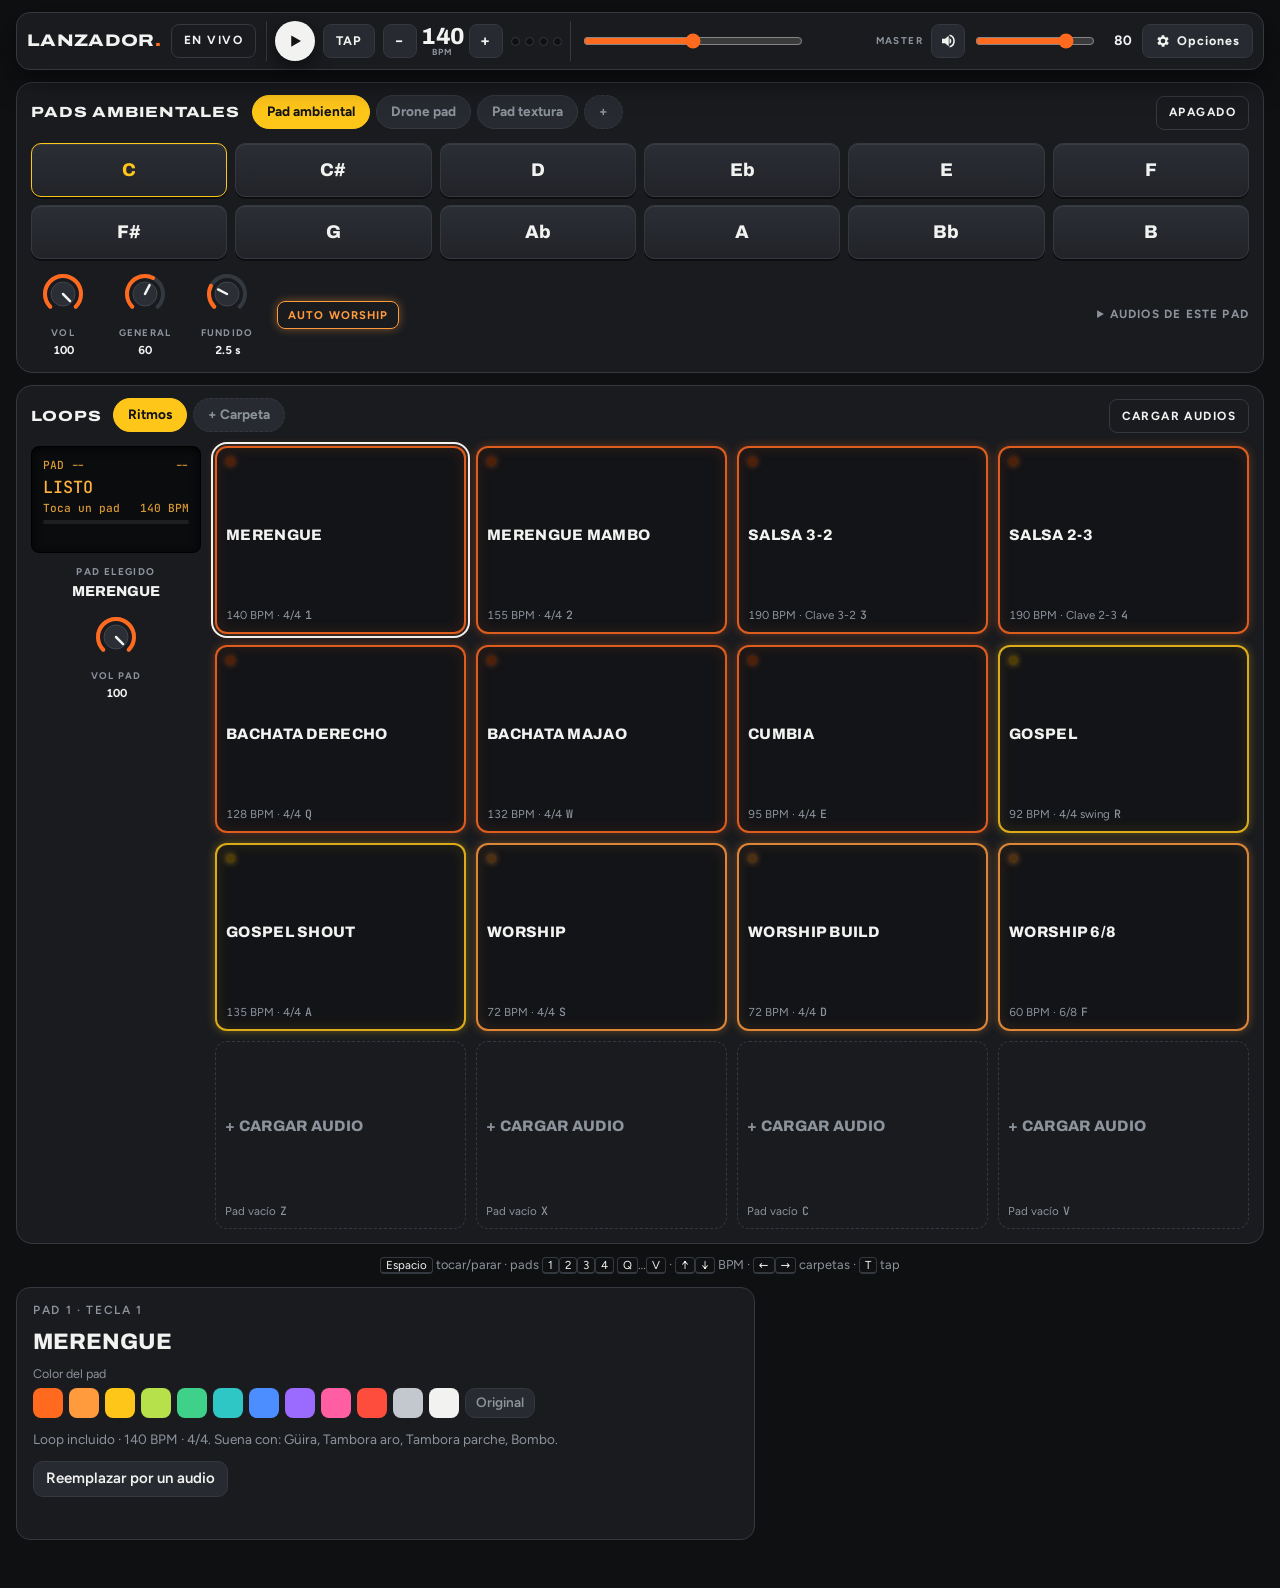
<file: index.html>
<!doctype html>
<html lang="es">
<head>
<meta charset="utf-8">
<meta name="viewport" content="width=device-width,initial-scale=1,viewport-fit=cover">
<meta name="theme-color" content="#0f1012">
<meta name="description" content="Lanza loops de percusión en vivo: merengue, salsa, bachata, cumbia, gospel y worship.">
<meta name="apple-mobile-web-app-capable" content="yes">
<meta name="mobile-web-app-capable" content="yes">
<meta name="apple-mobile-web-app-status-bar-style" content="black-translucent">
<meta name="apple-mobile-web-app-title" content="Loops">
<link rel="manifest" href="manifest.webmanifest">
<link rel="icon" href="icons/icon-192.png">
<link rel="apple-touch-icon" href="icons/apple-touch-icon.png">
<style>:root{padding-top:env(safe-area-inset-top,0px);padding-bottom:env(safe-area-inset-bottom,0px)}body{margin:0}img{max-width:100%}[hidden]{display:none!important}</style>
<title>Lanzador de Loops</title>
<link rel="stylesheet" href="fonts/fonts.css">
<style>
/* Layout: un controlador tipo MIDI pad. Izquierda: pantalla, transporte y perillas. Derecha: 4x4 pads. Abajo: edición y sonidos. Tema oscuro deliberado (uso en tarima). */
:root {
  --bg: #0f1012;          /* grafito */
  --body: #191b1f;        /* chasis */
  --body-2: #1f2227;
  --pad: #272a30;
  --line: #34383f;
  --fg: #f2f2f0;
  --muted: #8d939c;
  --lcd: #ffb23e;         /* texto de la pantalla */
  --lcd-bg: #0b0c0e;
  --orange: #ff6a1f;      /* acento principal */
  --yellow: #ffc61a;
  --tropical: var(--orange);
  --gospel: var(--yellow);
  --worship: #ff9b3d;     /* naranja claro, entre ambos */
  --wav: #c3c8cf;         /* gris claro: tus archivos */
  --danger: #ff4d3d;
  --on: #121315;
  --display: "Archivo", "Arial Narrow", system-ui, sans-serif;
  --sans: "Figtree", "Segoe UI", system-ui, sans-serif;
  --mono: "JetBrains Mono", ui-monospace, Menlo, monospace;
  color-scheme: dark;
}
* { box-sizing: border-box; }
html, body { background: var(--bg); color: var(--fg); }
body { font-family: var(--sans); font-size: 15px; line-height: 1.45; }
.wrap { max-width: 1280px; margin: 0 auto; padding-inline: 16px; padding-block: 12px 48px; display: grid; gap: 12px; }
button, input, select { font: inherit; color: inherit; }
button { cursor: pointer; }
:focus-visible { outline: 2px solid var(--fg); outline-offset: 2px; }

.hint { color: var(--muted); font-size: .8rem; }
kbd { font-family: var(--sans); font-size: .72rem; border: 1px solid var(--line); border-bottom-width: 2px; border-radius: 4px; padding: 0 5px; color: var(--fg); }


.lcd { background: var(--lcd-bg); border: 1px solid #000; border-radius: 8px; padding: 12px 14px; font-family: var(--mono); color: var(--lcd); box-shadow: inset 0 2px 10px #000c; display: grid; gap: 4px; }
.lcd .row { display: flex; justify-content: space-between; gap: 8px; font-size: .85rem; opacity: .85; }
.lcd .big { font-size: 1.6rem; line-height: 1.1; text-transform: uppercase; white-space: nowrap; overflow: hidden; text-overflow: ellipsis; }
.lcd .next { min-height: 1.2em; color: var(--yellow); font-size: .85rem; }
.lcd .bar { height: 4px; background: #ffffff14; border-radius: 2px; overflow: hidden; }
.lcd .bar i { display: block; height: 100%; width: 0; background: var(--lcd); }

.play { width: 74px; height: 74px; border-radius: 50%; border: 0; background: var(--fg); color: var(--on); display: grid; place-items: center; box-shadow: 0 6px 18px #0008; }
.play:active { transform: translateY(2px); box-shadow: 0 2px 0 #0007; }
.play svg { width: 30px; height: 30px; }
.play.on { background: var(--orange); color: var(--on); }
.btn { background: var(--pad); border: 1px solid var(--line); border-radius: 10px; padding: 6px 12px; font-weight: 600; min-height: 36px; }
.btn:hover { border-color: var(--muted); }
.btn:active { transform: translateY(1px); box-shadow: none; }
.btn.small { min-height: 30px; padding: 3px 10px; font-size: .85rem; }
.btn.lit { background: var(--fg); color: var(--on); border-color: var(--fg); }
input[type=range] { width: 100%; accent-color: var(--orange); }
.beats { display: flex; gap: 6px; }
.beat { width: 12px; height: 12px; border-radius: 50%; background: #0006; border: 1px solid var(--line); }
.beat.lit { background: var(--lcd); border-color: var(--lcd); }
.beat.lit.one { background: var(--yellow); border-color: var(--yellow); }

.knobs { display: grid; gap: 10px; background: #0003; border: 1px solid var(--line); border-radius: 12px; padding: 12px; }
.knobs .lbl, .knobs label.sl { font-size: .76rem; color: var(--muted); display: flex; justify-content: space-between; gap: 8px; text-transform: uppercase; letter-spacing: .08em; }
.knobs output { color: var(--fg); font-variant-numeric: tabular-nums; text-transform: none; }
.check { display: flex; align-items: center; gap: 8px; font-size: .85rem; }
.check input { accent-color: var(--orange); width: 16px; height: 16px; flex: none; }
.keys { display: grid; grid-template-columns: repeat(6, 1fr); gap: 4px; }
.keys button { background: var(--pad); border: 1px solid var(--line); border-radius: 6px; padding: 4px 0; font-size: .8rem; font-weight: 600; }
.keys button.has { box-shadow: inset 0 -3px 0 var(--orange); }
.amb-src { display: grid; gap: 6px; font-size: .82rem; }
.amb-src .note { margin: 0; color: var(--muted); font-size: .76rem; }
.keys button.sel { background: var(--yellow); color: var(--on); border-color: var(--yellow); }

/* Pads */
.padcol { display: grid; gap: 12px; align-content: start; min-width: 0; }
.folders { display: flex; gap: 6px; overflow-x: auto; padding-bottom: 2px; scrollbar-width: none; }
.folders::-webkit-scrollbar { display: none; }
.fchip { flex: none; background: var(--pad); border: 1px solid var(--line); border-radius: 999px; padding: 5px 14px; font-weight: 700; font-size: .85rem; color: var(--muted); display: inline-flex; align-items: center; gap: 6px; min-height: 34px; }
.fchip.on { background: var(--yellow); border-color: var(--yellow); color: var(--on); }
.fchip .dot { width: 7px; height: 7px; border-radius: 50%; background: var(--orange); box-shadow: 0 0 8px var(--orange); }
.fchip.add { border-style: dashed; }
body.stage .fchip.add { display: none; }
.frow { display: grid; grid-template-columns: minmax(0, 1fr) auto; gap: 8px; align-items: center; }
.frow input { background: var(--pad); border: 1px solid var(--line); border-radius: 8px; padding: 6px 10px; width: 100%; color: var(--fg); }
.padgrid { display: grid; grid-template-columns: repeat(4, minmax(0, 1fr)); gap: 12px; align-content: start; }
.pad { --c: var(--muted); aspect-ratio: 1; max-width: 100%; border-radius: 14px; border: 1px solid var(--line); background: var(--pad); box-shadow: inset 0 1px 0 #ffffff0d; text-align: left; padding: 10px; display: flex; flex-direction: column; justify-content: space-between; position: relative; transition: background .08s, box-shadow .08s; min-width: 0; touch-action: manipulation; user-select: none; -webkit-user-select: none; }
.pad:active { transform: scale(.97); }
.pad { container-type: inline-size; }
.pad .strip { width: 28px; height: 4px; border-radius: 2px; background: var(--c); }
.pad .nm { font-family: var(--display); font-weight: 800; font-stretch: 100%; letter-spacing: -.01em; font-size: clamp(.66rem, 11cqi, 1.2rem); line-height: 1.05; text-transform: uppercase; overflow-wrap: normal; hyphens: none; }
.pad .meta { font-size: .72rem; color: var(--muted); display: flex; justify-content: space-between; gap: 4px; font-variant-numeric: tabular-nums; }
.pad .kb { font-family: var(--mono); }
.pad.tropical { --c: var(--tropical); } .pad.gospel { --c: var(--gospel); } .pad.worship { --c: var(--worship); } .pad.wav { --c: var(--wav); }
.pad.empty { background: transparent; border: 1px dashed var(--line); box-shadow: none; }
.pad.empty .nm { color: var(--muted); font-size: clamp(.62rem, 10cqi, .95rem); }
.pad.sel { outline: 2px solid var(--fg); outline-offset: 2px; }
.pad .top { display: flex; justify-content: space-between; align-items: center; gap: 6px; }
.pad .led { width: 9px; height: 9px; border-radius: 50%; background: #0007; box-shadow: inset 0 0 0 1px #ffffff1a; flex: none; }
.pad.active { background: radial-gradient(120% 120% at 30% 20%, color-mix(in srgb, var(--c) 70%, #fff) 0%, var(--c) 55%);
  border-color: color-mix(in srgb, var(--c) 60%, #fff); color: var(--on);
  box-shadow: 0 0 0 2px var(--c), 0 0 26px 4px color-mix(in srgb, var(--c) 85%, transparent), 0 0 70px 14px color-mix(in srgb, var(--c) 45%, transparent);
  z-index: 1; }
.pad.active .led { width: auto; height: auto; padding: 1px 6px; border-radius: 6px; background: var(--on); box-shadow: none; color: #fff; font-family: var(--mono); font-size: .62rem; letter-spacing: .08em; }
.pad.active .led::before { content: "ON"; }
.pad.active.hit { filter: brightness(1.18); box-shadow: 0 0 0 3px #fff8, 0 0 34px 8px var(--c), 0 0 90px 22px color-mix(in srgb, var(--c) 55%, transparent); }
.padgrid.playing .pad:not(.active):not(.empty) { filter: saturate(.6) brightness(.78); }
.vol-ico { width: 34px; height: 34px; border-radius: 9px; border: 1px solid var(--line); background: var(--pad); display: grid; place-items: center; padding: 0; }
.vol-ico svg { width: 20px; height: 20px; }
.vol-ico.muted { background: var(--danger); border-color: var(--danger); color: var(--on); }
.pad.active .meta { color: #0009; }
.pad.active .strip { background: var(--on); opacity: .5; }
@media (prefers-reduced-motion: reduce) { .pad.active.hit { filter: none; } }
.pad.queued { animation: q .4s steps(2) infinite; }
@keyframes q { 50% { background: color-mix(in srgb, var(--c) 45%, var(--pad)); } }
@media (prefers-reduced-motion: reduce) { .pad.queued { animation: none; background: color-mix(in srgb, var(--c) 45%, var(--pad)); } }
.legend { display: flex; gap: 14px; flex-wrap: wrap; font-size: .76rem; color: var(--muted); grid-column: 1 / -1; }
.legend i { display: inline-block; width: 9px; height: 9px; border-radius: 2px; margin-right: 6px; vertical-align: 0; }

/* Paneles inferiores */
.lower { display: grid; grid-template-columns: minmax(0, 1.5fr) minmax(0, 1fr); gap: 16px; align-items: start; }
.panel { background: var(--body); border: 1px solid var(--line); border-radius: 14px; padding: 14px 16px; display: grid; gap: 12px; min-width: 0; }
.panel h2 { font-size: .74rem; text-transform: uppercase; letter-spacing: .14em; color: var(--muted); margin: 0; font-weight: 600; }
.panel h3 { font-family: var(--display); font-weight: 800; font-size: 1.4rem; text-transform: uppercase; margin: 0; line-height: 1; }
.panel p { margin: 0; color: var(--muted); font-size: .85rem; max-width: 62ch; }
.row-btns { display: flex; gap: 8px; flex-wrap: wrap; align-items: center; }
.field { display: grid; gap: 4px; font-size: .78rem; color: var(--muted); }
.field input { background: var(--pad); border: 1px solid var(--line); border-radius: 8px; padding: 6px 10px; width: 100%; color: var(--fg); }
.fields { display: grid; grid-template-columns: 2fr 1fr; gap: 10px; }
.scroll { overflow-x: auto; }
table.grid { border-collapse: separate; border-spacing: 3px; }
table.grid th { font-weight: 500; font-size: .8rem; text-align: left; padding-right: 10px; white-space: nowrap; color: var(--muted); position: sticky; left: 0; background: var(--body); z-index: 1; }
table.grid td { padding: 0; }
.cell { width: 24px; height: 24px; border-radius: 5px; background: var(--pad); border: 1px solid transparent; display: block; padding: 0; }
.cell.b1 { background: #30343a; }
.cell.x { background: var(--c, var(--tropical)); opacity: .55; }
.cell.X { background: var(--c, var(--tropical)); }
td.ph .cell { border-color: var(--fg); }
.kit { display: grid; gap: 6px; }
.kit-row { display: grid; grid-template-columns: minmax(0, 1fr) auto; gap: 8px; align-items: center; padding: 6px 0; border-bottom: 1px solid #ffffff0d; }
.kit-row .n { font-weight: 600; font-size: .9rem; }
.kit-row .s { font-size: .76rem; color: var(--muted); overflow: hidden; text-overflow: ellipsis; white-space: nowrap; }
.kit-row .s.loaded { color: var(--wav); }
.field select { background: var(--pad); border: 1px solid var(--line); border-radius: 8px; padding: 6px 10px; width: 100%; color: var(--fg); }
.kitbox, .setbox { grid-column: 1 / -1; }
.confirm { display: grid; gap: 8px; padding: 10px 12px; border: 1px solid var(--orange); border-radius: 10px; font-size: .85rem; }
.kitbox summary { cursor: pointer; font-size: .74rem; text-transform: uppercase; letter-spacing: .14em; color: var(--muted); font-weight: 600; }
.kitbox[open] summary { margin-bottom: 4px; }
body.stage .lower, body.stage .settings, body.stage .hint { display: none; }
dialog.opts { background: var(--body); color: var(--fg); border: 1px solid var(--line); border-radius: 18px; padding: 0; width: min(620px, calc(100% - 24px)); max-height: calc(100dvh - 32px); box-shadow: 0 30px 80px #000c; }
dialog.opts::backdrop { background: #000a; }
.opts-head { position: sticky; top: 0; z-index: 2; display: flex; justify-content: space-between; align-items: center; gap: 10px; padding: 14px 16px; background: var(--body); border-bottom: 1px solid var(--line); }
.opts-head h2 { font-family: var(--display); font-weight: 800; font-size: 1.3rem; text-transform: uppercase; margin: 0; letter-spacing: .02em; }
.opts-tabs { display: flex; gap: 6px; flex-wrap: wrap; padding: 10px 16px 0; }
.opts-tabs button { background: transparent; border: 1px solid var(--line); border-radius: 999px; padding: 4px 12px; font-weight: 600; font-size: .85rem; color: var(--muted); }
.opts-tabs button.on { background: var(--orange); border-color: var(--orange); color: var(--on); }
.opts-body { display: grid; gap: 12px; padding: 12px 16px 18px; }
.opts-body .panel { background: var(--body-2); }
.opts-body .knobs { background: var(--body-2); }
.opts-body [data-tab][hidden] { display: none; }
.danger-btn { border-color: var(--danger); color: var(--danger); }
@media (max-width: 560px) { dialog.opts { width: 100%; max-width: 100%; max-height: 100dvh; height: 100dvh; border-radius: 0; margin: 0; } }
body.stage .pad.empty { visibility: hidden; }
.swatches { display: flex; flex-wrap: wrap; gap: 6px; align-items: center; }
.sw { width: 30px; height: 30px; border-radius: 8px; border: 2px solid transparent; background: var(--s); padding: 0; }
.sw.on { border-color: var(--fg); box-shadow: 0 0 0 2px var(--bg) inset; }
.msg { font-size: .82rem; color: var(--wav); min-height: 1.2em; }
.msg.err { color: var(--danger); }


/* ===== Estilo consola en vivo (barra de transporte, pads ambientales con perillas, pads de loops con borde de neón) ===== */
.tlabel { font-size: .62rem; text-transform: uppercase; letter-spacing: .14em; color: var(--muted); font-weight: 700; }
.topbar { position: sticky; top: 0; z-index: 5; display: flex; align-items: center; gap: 10px; flex-wrap: wrap; background: var(--body); border: 1px solid var(--line); border-radius: 14px; padding: 8px 10px; box-shadow: 0 10px 30px #0008; }
.brand { font-family: var(--display); font-weight: 800; font-stretch: 125%; font-size: 1.05rem; text-transform: uppercase; letter-spacing: .02em; }
.brand span { color: var(--orange); }
.pill { background: transparent; border: 1.5px solid var(--line); border-radius: 8px; padding: 5px 12px; font-weight: 800; font-size: .74rem; text-transform: uppercase; letter-spacing: .12em; min-height: 34px; color: var(--fg); }
.pill.lit, #stageBtn.lit { background: var(--orange); border-color: var(--orange); color: var(--on); box-shadow: 0 0 14px color-mix(in srgb, var(--orange) 60%, transparent); }
#ambBtn.lit { background: var(--yellow); border-color: var(--yellow); color: var(--on); box-shadow: 0 0 14px color-mix(in srgb, var(--yellow) 55%, transparent); }
.tgroup { display: flex; align-items: center; gap: 8px; padding-inline: 8px; border-inline: 1px solid var(--line); }
.tbtn { background: var(--pad); border: 1px solid var(--line); border-radius: 8px; min-height: 34px; padding: 4px 12px; font-weight: 800; font-size: .78rem; letter-spacing: .08em; display: inline-flex; align-items: center; gap: 6px; }
.tbtn.sq { width: 34px; padding: 0; justify-content: center; font-size: 1rem; }
.tbtn:active, .pill:active { transform: translateY(1px); }
.gear svg { width: 16px; height: 16px; }
.play { width: 40px; height: 40px; border-radius: 50%; border: 0; background: var(--fg); color: var(--on); display: grid; place-items: center; flex: none; }
.play svg { width: 18px; height: 18px; }
.play.on { background: var(--orange); box-shadow: 0 0 16px color-mix(in srgb, var(--orange) 70%, transparent); }
.bpmbox { display: flex; align-items: center; gap: 4px; }
.bpm-read { display: grid; justify-items: center; min-width: 4ch; line-height: 1; }
.bpm-read b { font-family: var(--display); font-weight: 800; font-size: 1.45rem; font-variant-numeric: tabular-nums; letter-spacing: -.02em; }
.bpm-read small { font-size: .55rem; letter-spacing: .14em; color: var(--muted); font-weight: 700; }
.beats { display: flex; gap: 5px; }
.beat { width: 9px; height: 9px; }
.bpm-slider { flex: 1 1 120px; max-width: 220px; min-width: 90px; }
.master { display: flex; align-items: center; gap: 8px; margin-left: auto; min-width: 200px; }
.master input { width: 120px; }
.master output { font-variant-numeric: tabular-nums; font-weight: 700; min-width: 3ch; text-align: right; font-size: .85rem; }
.vol-ico { width: 34px; height: 34px; border-radius: 8px; border: 1px solid var(--line); background: var(--pad); display: grid; place-items: center; padding: 0; flex: none; }
.vol-ico svg { width: 18px; height: 18px; }

.deck { background: var(--body); border: 1px solid var(--line); border-radius: 16px; padding: 12px 14px 14px; display: grid; gap: 12px; min-width: 0; }
.deck-head { display: flex; align-items: center; gap: 12px; min-width: 0; }
.deck-head .folders { flex: 1; min-width: 0; }
.deck-t { margin: 0; font-family: var(--display); font-weight: 800; font-stretch: 125%; font-size: .92rem; text-transform: uppercase; letter-spacing: .06em; white-space: nowrap; }
.akeys { display: grid; grid-template-columns: repeat(6, minmax(0, 1fr)); gap: 8px; }
.akey { position: relative; min-height: 54px; border-radius: 10px; border: 1px solid var(--line); background: linear-gradient(#2b2e35, #212328); font-family: var(--display); font-weight: 800; font-size: 1.15rem; box-shadow: inset 0 1px 0 #ffffff12, 0 2px 0 #0008; }
.akey.has::after { content: ""; position: absolute; left: 50%; bottom: 7px; width: 18px; height: 3px; margin-left: -9px; border-radius: 2px; background: var(--orange); }
.akey.sel { border-color: var(--yellow); color: var(--yellow); }
.akey.sel.live { background: var(--yellow); color: var(--on); box-shadow: 0 0 0 1px var(--yellow), 0 0 24px 2px color-mix(in srgb, var(--yellow) 60%, transparent); }
.akey:active { transform: translateY(1px); }
.knobrow { display: flex; align-items: center; gap: 18px; flex-wrap: wrap; }
.knob { display: grid; justify-items: center; gap: 2px; width: 64px; touch-action: none; user-select: none; -webkit-user-select: none; cursor: ns-resize; }
.knob svg { width: 46px; height: 46px; }
.knob .kt { font-size: .6rem; text-transform: uppercase; letter-spacing: .12em; color: var(--muted); font-weight: 800; }
.knob .kv { font-size: .72rem; font-variant-numeric: tabular-nums; font-weight: 700; }
.knob:focus-visible { outline: 2px solid var(--fg); outline-offset: 2px; border-radius: 8px; }
.toggle { display: inline-flex; align-items: center; gap: 8px; cursor: pointer; }
.toggle input { position: absolute; opacity: 0; pointer-events: none; }
.toggle span { border: 1.5px solid var(--line); border-radius: 8px; padding: 5px 10px; font-size: .7rem; font-weight: 800; text-transform: uppercase; letter-spacing: .1em; color: var(--muted); }
.toggle input:checked + span { border-color: var(--worship); color: var(--worship); box-shadow: 0 0 10px color-mix(in srgb, var(--worship) 45%, transparent); }
.toggle input:focus-visible + span { outline: 2px solid var(--fg); outline-offset: 2px; }
.amb-more { margin-left: auto; font-size: .82rem; }
.amb-more summary { cursor: pointer; color: var(--muted); font-weight: 700; font-size: .74rem; text-transform: uppercase; letter-spacing: .1em; }
.amb-more[open] { flex-basis: 100%; margin-left: 0; }
.amb-more[open] summary { margin-bottom: 8px; }

.loops-body { display: grid; grid-template-columns: 170px minmax(0, 1fr); gap: 14px; align-items: start; }
.loops-side { display: grid; gap: 12px; justify-items: stretch; }
.loops-side .knob { justify-self: center; }
.lcd { padding: 10px 11px; }
.lcd .big { font-size: 1.05rem; }
.lcd .row { font-size: .7rem; }
.lcd .next { font-size: .72rem; }
.selpad { display: grid; gap: 2px; text-align: center; }
.selpad b { font-family: var(--display); font-weight: 800; text-transform: uppercase; font-size: .9rem; overflow: hidden; text-overflow: ellipsis; white-space: nowrap; }
.padgrid { gap: 10px; }
.pad { background: #131417; border: 2px solid color-mix(in srgb, var(--c) 85%, transparent); border-radius: 12px; padding: 9px;
  box-shadow: 0 0 10px color-mix(in srgb, var(--c) 35%, transparent), inset 0 0 14px color-mix(in srgb, var(--c) 12%, transparent); justify-content: space-between; }
.pad .nm { font-size: clamp(.58rem, 9cqi, .95rem); letter-spacing: .02em; }
.pad .strip { display: none; }
.pad .led { background: color-mix(in srgb, var(--c) 30%, #000); box-shadow: 0 0 6px color-mix(in srgb, var(--c) 50%, transparent); }
.pad.empty { border: 1.5px dashed var(--line); box-shadow: none; }
.pad.active { border-color: var(--c); }
@media (min-width: 901px) { .pad { aspect-ratio: 4 / 3; } }
.hint { text-align: center; }

@media (max-width: 900px) {
  .bpm-slider { display: none; }
  .master { min-width: 0; }
  .master input { width: 90px; }
  .loops-body { grid-template-columns: 1fr; }
  .loops-side { grid-template-columns: minmax(0, 1fr) auto; align-items: center; }
  .loops-side .selpad { display: none; }
  .lower { grid-template-columns: 1fr; }
}
@media (max-width: 600px) {
  .topbar { gap: 8px; }
  .brand, .gear span, .master .tlabel, .beats { display: none; }
  #stageBtn { order: 1; }
  .master { order: 2; flex: 1; margin-left: 0; min-width: 0; }
  .master input { flex: 1; width: auto; min-width: 0; }
  .gear { order: 3; }
  .tgroup { padding-inline: 0; border: 0; order: 4; flex-basis: 100%; justify-content: space-between; }
  .deck { padding: 10px; }
  .deck-head { flex-wrap: wrap; gap: 8px; }
  .deck-head .folders { order: 3; flex-basis: 100%; }
  .deck-head .pill { margin-left: auto; }
  .akeys { gap: 6px; }
  .akey { min-height: 46px; font-size: 1rem; }
  .knobrow { gap: 10px; }
  .knob { width: 58px; }
  .padgrid { gap: 7px; }
  .pad { padding: 6px; border-radius: 10px; }
  .pad .meta .kb, .pad .meta .mt { display: none; }
  .fields { grid-template-columns: 1fr; }
  .hint { display: none; }
}
body.stage .topbar .bpm-slider { display: none; }
</style>
</head>
<body>
<div class="wrap">
  <header class="topbar" aria-label="Transporte">
    <div class="brand">Lanzador<span>.</span></div>
    <button class="pill" id="stageBtn" aria-pressed="false">En vivo</button>
    <div class="tgroup">
      <button class="play" id="play" aria-label="Tocar"><svg id="playIcon" viewBox="0 0 24 24" fill="currentColor"><path d="M7 4.5v15l13-7.5z"/></svg></button>
      <button class="tbtn" id="tap">TAP</button>
      <div class="bpmbox"><button class="tbtn sq" id="bpmDown" aria-label="Bajar BPM">−</button><div class="bpm-read"><b id="bpmVal">140</b><small>BPM</small></div><button class="tbtn sq" id="bpmUp" aria-label="Subir BPM">+</button></div>
      <div class="beats" id="beats"></div>
    </div>
    <input type="range" id="bpm" min="40" max="240" value="140" aria-label="BPM" class="bpm-slider">
    <div class="master"><span class="tlabel">Master</span>
      <button class="vol-ico" id="mute" aria-label="Silenciar"><svg viewBox="0 0 24 24" fill="currentColor"><path id="muteIcon" d="M4 9v6h4l5 4V5L8 9H4zm12.5 3a4.5 4.5 0 0 0-2.5-4v8a4.5 4.5 0 0 0 2.5-4zM14 3.2v2.1a7 7 0 0 1 0 13.4v2.1a9 9 0 0 0 0-17.6z"/></svg></button>
      <input type="range" id="vol" min="0" max="100" value="80" aria-label="Volumen general"><output id="volOut">80</output></div>
    <button class="tbtn gear" id="optsBtn" aria-haspopup="dialog" aria-label="Opciones"><svg viewBox="0 0 24 24" fill="currentColor" aria-hidden="true"><path d="M19.4 13a7.6 7.6 0 0 0 0-2l2.1-1.6-2-3.5-2.5 1a7.4 7.4 0 0 0-1.7-1L15 3.3h-4l-.4 2.6a7.4 7.4 0 0 0-1.7 1l-2.5-1-2 3.5L6.6 11a7.6 7.6 0 0 0 0 2l-2.1 1.6 2 3.5 2.5-1a7.4 7.4 0 0 0 1.7 1l.4 2.6h4l.4-2.6a7.4 7.4 0 0 0 1.7-1l2.5 1 2-3.5zM13 15.5a3.5 3.5 0 1 1 0-7 3.5 3.5 0 0 1 0 7z" transform="translate(-1 0)"/></svg><span>Opciones</span></button>
  </header>

  <section class="deck amb" aria-label="Pads ambientales">
    <div class="deck-head">
      <h2 class="deck-t">Pads ambientales</h2>
      <div class="folders" id="ambFolders" aria-label="Tipos de pad"></div>
      <button class="pill" id="ambBtn">Apagado</button>
    </div>
    <div class="akeys" id="ambKeys"></div>
    <div class="knobrow">
      <div class="knob" data-for="bankVol" data-label="Vol"></div>
      <div class="knob" data-for="ambVol" data-label="General"></div>
      <div class="knob" data-for="ambFade" data-label="Fundido" data-unit=" s"></div>
      <label class="toggle"><input type="checkbox" id="ambAuto" checked><span>Auto worship</span></label>
      <details class="amb-more settings"><summary>Audios de este pad</summary>
        <div class="amb-src" id="ambBox"><span id="ambSrc">Sintetizado</span>
          <div class="row-btns"><button class="btn small" id="ambLoad">Cargar audio por tono</button><button class="btn small" id="ambClear" hidden>Quitar audio de este tono</button></div>
          <div class="row-btns"><button class="btn small" id="ambRename">Renombrar</button><button class="btn small" id="ambDel" hidden>Borrar este pad</button></div>
          <p class="note">Carga aquí tus audios de este pad, uno por tono. Acepta WAV y MP3, y puedes elegir varios a la vez. Uso el tono que diga el nombre del archivo, por ejemplo "Pad C#.wav" o "Drone Eb.wav". Si no lo encuentro, va al tono elegido. Los tonos sin audio suenan con un sonido sintetizado de este tipo.</p>
          <div class="msg" id="ambMsg"></div></div>
      </details>
      <input type="range" id="bankVol" min="0" max="100" value="100" hidden>
      <input type="range" id="ambVol" min="0" max="100" value="60" hidden><output id="ambVolOut" hidden>60</output>
      <input type="range" id="ambFade" min="0.5" max="8" step="0.5" value="2.5" hidden>
    </div>
  </section>

  <section class="deck loops" aria-label="Loops">
    <div class="deck-head">
      <h2 class="deck-t">Loops</h2>
      <div class="folders" id="folders" aria-label="Carpetas de pads"></div>
      <button class="pill settings" id="loadLoops">Cargar audios</button>
    </div>
    <div class="loops-body">
      <aside class="loops-side">
        <div class="lcd" aria-live="polite">
          <div class="row"><span id="lcdPad">PAD --</span><span id="lcdMeter">--</span></div>
          <div class="big" id="lcdName">Listo</div>
          <div class="row"><span id="lcdPos">Toca un pad</span><span id="lcdBpm">--- BPM</span></div>
          <div class="bar"><i id="lcdBar"></i></div>
          <div class="next" id="lcdNext"></div>
        </div>
        <div class="selpad"><span class="tlabel">Pad elegido</span><b id="selName">—</b></div>
        <div class="knob" data-for="padVol" data-label="Vol pad"></div>
        <input type="range" id="padVol" min="0" max="100" value="100" hidden>
      </aside>
      <div class="padgrid" id="pads"></div>
    </div>
  </section>
  <div class="hint"><kbd>Espacio</kbd> tocar/parar · pads <kbd>1</kbd><kbd>2</kbd><kbd>3</kbd><kbd>4</kbd> <kbd>Q</kbd>…<kbd>V</kbd> · <kbd>↑</kbd><kbd>↓</kbd> BPM · <kbd>←</kbd><kbd>→</kbd> carpetas · <kbd>T</kbd> tap</div>

  <section class="lower">
    <div class="panel" id="editPanel" aria-live="polite"></div>
  </section>

  <dialog class="opts" id="opts" aria-labelledby="optsTitle">
    <div class="opts-head"><h2 id="optsTitle">Opciones</h2><button class="btn small" id="optsClose">Cerrar</button></div>
    <div class="opts-tabs" id="optsTabs" role="tablist">
      <button data-go="agregar" class="on">Agregar</button><button data-go="compartir">Compartir</button><button data-go="archivo">Exportar e importar</button><button data-go="ajustes">Ajustes</button>
    </div>
    <div class="opts-body">
      <div data-tab="agregar">
        <div class="panel">
          <h2>Carpetas</h2>
          <p>Cada carpeta tiene sus 16 pads, por ejemplo una por canción o por servicio. Cámbialas tocando su nombre arriba de los pads o con las flechas ← →.</p>
          <div class="kit" id="folderList"></div>
          <div class="row-btns"><button class="btn" id="folderNew">Nueva carpeta</button></div>
          <div class="msg" id="folderMsg"></div>
        </div>
      </div>
      <div data-tab="agregar">
        <div class="panel">
          <h2>Agregar loops</h2>
          <p>Elige uno o varios WAV o MP3. Van a los pads libres de la carpeta abierta, en orden; para cambiar un loop que ya está, tócalo y usa "Reemplazar audio".</p>
          <div class="row-btns"><button class="btn" id="addLoops">Agregar loops</button><button class="btn" id="addDrones">Agregar drones por tono</button></div>
          <div class="msg" id="addMsg"></div>
        </div>
      </div>
      <div data-tab="agregar">
        <div class="panel">
      <h2>Sonidos de percusión</h2>
      <p>Cambia cualquier instrumento sintetizado por tu propio golpe en WAV o MP3. Los loops lo usan al instante y conservan el tempo sin cambiar el tono.</p>
      <div class="kit" id="kit"></div>
    </div>
      </div>
      <div data-tab="compartir" hidden>
        <div class="panel">
          <h2>Compartir tu set</h2>
          <p>Manda tus pads, audios, drones y colores por WhatsApp, Drive o correo. Quien lo reciba lo abre con "Abrir set".</p>
          <div class="row-btns"><button class="btn" id="shareSet">Compartir set</button></div>
          <div class="msg" id="shareMsg"></div>
        </div>
      </div>
      <div data-tab="compartir" hidden>
        <div class="panel">
          <h2>Compartir la app</h2>
          <p>Pasa el enlace a la banda para que la instalen en su celular.</p>
          <div class="row-btns"><button class="btn" id="shareApp">Compartir enlace</button></div>
          <div class="msg" id="shareAppMsg"></div>
        </div>
      </div>
      <div data-tab="archivo" hidden>
        <div class="panel setbox">
      <h2>Guardar y abrir tu set</h2>
      <p>Guarda en un solo archivo .lanzador tus carpetas, pads, audios, drones, sonidos, colores y ajustes. Ábrelo en el celular, la tablet o la laptop para tener todo igual. También te sirve de respaldo antes de tocar.</p>
      <p>Para abrirlo, toca "Abrir set" y elige el archivo .lanzador (o un .zip de una versión anterior). Si el celular lo descomprimió y ves un set.json, elige el set.json junto con sus audios.</p>
      <div class="row-btns"><button class="btn" id="setSave">Guardar set</button><button class="btn" id="setOpen">Abrir set</button></div>
      <div class="confirm" id="setConfirm" hidden><span id="setConfirmTxt"></span>
        <div class="row-btns"><button class="btn lit" id="setApply">Reemplazar</button><button class="btn" id="setCancel">Cancelar</button></div></div>
      <div class="msg" id="setMsg"></div>
    </div>
      </div>
      <div data-tab="archivo" hidden>
        <div class="panel">
      <h2>Exportar a Ableton</h2>
      <p>Genera un .zip con cada loop en WAV, con el BPM en el nombre, y su MIDI para un Drum Rack. Descomprímelo y arrastra los archivos a Ableton.</p>
      <div class="fields" style="grid-template-columns: 1fr 1.4fr">
        <label class="field">Compases<select id="xBars"><option>4</option><option selected>8</option><option>16</option></select></label>
        <label class="field">Calidad<select id="xQuality"><option value="hi">48 kHz · 24 bits (máxima)</option><option value="cd">44,1 kHz · 16 bits (CD)</option></select></label>
        <label class="check"><input type="checkbox" id="xMidi" checked> Incluir MIDI</label>
      </div>
      <div class="row-btns"><button class="btn" id="xOne">Exportar el pad seleccionado</button><button class="btn" id="xAll">Exportar todos</button></div>
      <div class="msg" id="xMsg"></div>
    </div>
      </div>
      <div data-tab="ajustes" hidden>
        <div class="knobs">
        <label class="sl" for="swing"><span>Swing</span><output id="swingOut">0%</output></label>
        <input type="range" id="swing" min="50" max="75" value="50">
        <label class="check"><input type="checkbox" id="quantize" checked> Cambiar de pad al terminar el ciclo</label>
        <label class="check"><input type="checkbox" id="lockBpm"> Fijar BPM (no usar el BPM de cada pad)</label>
        <div class="lbl"><span>Audio</span><output id="audioInfo">--</output></div>
      </div>
      </div>
      <div data-tab="ajustes" hidden>
        <div class="panel">
          <h2>Empezar de cero</h2>
          <p>Borra tus audios, drones, sonidos y colores de este equipo y vuelve a los loops originales. Guarda tu set antes si lo quieres conservar.</p>
          <div class="row-btns"><button class="btn danger-btn" id="resetAll">Borrar todo</button></div>
          <div class="confirm" id="resetConfirm" hidden><span>¿Seguro? Esto no se puede deshacer.</span>
            <div class="row-btns"><button class="btn lit" id="resetYes">Sí, borrar</button><button class="btn" id="resetNo">Cancelar</button></div></div>
          <div class="msg" id="resetMsg"></div>
        </div>
      </div>
    </div>
  </dialog>
  <input type="file" id="padFile" accept=".wav,.mp3,audio/wav,audio/x-wav,audio/mpeg,audio/mp3,audio/*" hidden>
  <input type="file" id="addFile" accept=".wav,.mp3,audio/wav,audio/x-wav,audio/mpeg,audio/mp3,audio/*" multiple hidden>
  <input type="file" id="ambFile" accept=".wav,.mp3,audio/wav,audio/x-wav,audio/mpeg,audio/mp3,audio/*" multiple hidden>
  <input type="file" id="setFile" multiple hidden>
  <input type="file" id="kitFile" accept=".wav,.mp3,audio/wav,audio/x-wav,audio/mpeg,audio/mp3,audio/*" hidden>
</div>

<script>
(() => {
// Notación de patrones: '.' silencio, 'x' golpe suave, 'X' golpe fuerte (en güira/guacharaca 'X' es raspado largo).
// div = pasos por pulso (4 = semicorcheas, 2 = corcheas, 3 = corcheas en 6/8).
const BUILTIN = [
  { name:'Merengue', fam:'tropical', bpm:140, div:4, meter:'4/4',
    tracks:{ guira:'X.xxX.xxX.xxX.xx', tamboraRim:'x.xx..x.x.xx..x.', tamboraLow:'......X.......XX', kick:'X...x...X...x...' } },
  { name:'Merengue Mambo', fam:'tropical', bpm:155, div:4, meter:'4/4',
    tracks:{ guira:'X.xxX.xxX.xxXxxx', campana:'X.x.X.x.X.x.X.x.', tamboraRim:'x.xxx.x.x.xxx.x.', tamboraLow:'..X...X...X...XX', kick:'X...X...X...X...' } },
  { name:'Salsa 3-2', fam:'tropical', bpm:190, div:2, meter:'Clave 3-2',
    tracks:{ clave:'X..X..X...X.X...', campana:'X.x.X.x.X.x.X.x.', congaHeel:'x...x...x...x...', congaSlap:'..X.......X.....', congaOpen:'......XX......XX' } },
  { name:'Salsa 2-3', fam:'tropical', bpm:190, div:2, meter:'Clave 2-3',
    tracks:{ clave:'..X.X...X..X..X.', campana:'X.x.X.x.X.x.X.x.', congaHeel:'x...x...x...x...', congaSlap:'..X.......X.....', congaOpen:'......XX......XX' } },
  { name:'Bachata Derecho', fam:'tropical', bpm:128, div:4, meter:'4/4',
    tracks:{ guira:'X.x.X.x.X.xxX.x.', bongoHi:'X.x.x.x.X.x.x.x.', bongoLo:'......x.......x.', congaOpen:'............X...' } },
  { name:'Bachata Majao', fam:'tropical', bpm:132, div:4, meter:'4/4',
    tracks:{ guira:'X.xxX.xxX.xxX.xx', bongoHi:'X.xxx.x.X.xxx.x.', bongoLo:'..x...x...x...x.', congaOpen:'......X.....X.X.', kick:'X.......X.......' } },
  { name:'Cumbia', fam:'tropical', bpm:95, div:4, meter:'4/4',
    tracks:{ guiro:'X.xxX.xxX.xxX.xx', congaOpen:'..X...X...X...X.', congaSlap:'....X.......X...', rim:'....X.......X...', kick:'X.......X.......' } },
  { name:'Gospel', fam:'gospel', bpm:92, div:4, meter:'4/4 swing', swing:58,
    tracks:{ kick:'X......X.X......', snare:'....X..x....X..x', hat:'XxxxXxxxXxxxXx.x', hatOpen:'..............x.' } },
  { name:'Gospel Shout', fam:'gospel', bpm:135, div:4, meter:'4/4',
    tracks:{ kick:'X...X...X...X...', snare:'..X...X...X...X.', hat:'XxxxXxxxXxxxXxxx', hatOpen:'..............X.' } },
  { name:'Worship', fam:'worship', bpm:72, div:4, meter:'4/4', amb:true,
    tracks:{ kick:'X.........X.....', snare:'....X.......X...', hat:'x.x.x.x.x.x.x.x.' } },
  { name:'Worship Build', fam:'worship', bpm:72, div:4, meter:'4/4', amb:true,
    tracks:{ kick:'X...X...X...X...', snare:'....X.......X...', hat:'XxxxXxxxXxxxXxxx', tom:'..........x.x.X.' } },
  { name:'Worship 6/8', fam:'worship', bpm:60, div:3, meter:'6/8', amb:true,
    tracks:{ kick:'X....xX.....', snare:'...X.....X..', hat:'XxxXxxXxxXxx' } },
  null, null, null, null,
];
const PAD_KEYS = ['1','2','3','4','Q','W','E','R','A','S','D','F','Z','X','C','V'];
const KEY_NAMES = ['C','C#','D','Eb','E','F','F#','G','Ab','A','Bb','B'];
const LABELS = { kick:'Bombo', snare:'Redoblante', hat:'Hi-hat', hatOpen:'Hi-hat abierto', tom:'Tom de piso', clave:'Clave', campana:'Campana',
  congaOpen:'Conga abierta', congaSlap:'Conga slap', congaHeel:'Conga talón', bongoHi:'Bongó agudo', bongoLo:'Bongó grave',
  tamboraLow:'Tambora parche', tamboraRim:'Tambora aro', guira:'Güira', guiro:'Guacharaca', rim:'Timbal' };
const clone = o => JSON.parse(JSON.stringify(o));

// ---------- Estado ----------
let pads = BUILTIN.map(p => p && clone(p));
const emptyPads = () => Array(16).fill(null);
const folders = [{ name: 'Ritmos', pads }];
// Tipos de pad ambiental, cada uno con sus 12 tonos. synth = sonido de respaldo para los tonos sin audio.
const AMB_DEFAULT = [['Pad ambiental', 'warm'], ['Drone pad', 'drone'], ['Pad textura', 'texture']];
const ambBanks = AMB_DEFAULT.map(([name, synth]) => ({ name, synth, wav: {} }));
function ambDefaults(){   // sets y versiones anteriores tenían una sola carpeta "Pad 1"
  if (ambBanks.length === 1 && /^pad 1$/i.test(ambBanks[0].name)) { ambBanks[0].name = AMB_DEFAULT[0][0]; ambBanks[0].synth = 'warm'; AMB_DEFAULT.slice(1).forEach(([name, synth]) => ambBanks.push({ name, synth, wav: {} })); }
}
const st = { bpm:140, ambFade:2.5, key:0, swing:50, quantize:true, lockBpm:false, vol:80, ambVol:60, ambAuto:true, sel:0, stage:false, colors:{}, vols:{}, quality:'hi', folder:0, ambBank:0 };
const LS = 'lanzador.v2';
try {
  const s = JSON.parse(localStorage.getItem(LS) || '{}');
  for (const k of ['ambFade','key','quantize','lockBpm','vol','ambVol','ambAuto','sel','stage','colors','vols','quality']) if (k in s) st[k] = s[k];
  if (s.edits) for (const [i, tr] of Object.entries(s.edits)) if (pads[i] && !pads[i].wav) pads[i].tracks = tr;
  if (Array.isArray(s.folders)) s.folders.forEach((n, f) => { if (f === 0) folders[0].name = n; else folders[f] = { name: n, pads: emptyPads() }; });
  if (folders[s.folder]) st.folder = s.folder;
  if (Array.isArray(s.ambBanks)) {
    ambBanks.length = 0;
    s.ambBanks.forEach(x => ambBanks.push(typeof x === 'string' ? { name: x, synth: 'warm', vol: 100, wav: {} } : { name: x.name, synth: x.synth || 'warm', vol: x.vol ?? 100, wav: {} }));
    ambDefaults();
  }
  if (ambBanks[s.ambBank]) st.ambBank = s.ambBank;
} catch (e) {}
function save(){
  try {
    const edits = {};
    folders[0].pads.forEach((p, i) => { if (p && !p.wav && BUILTIN[i] && JSON.stringify(p.tracks) !== JSON.stringify(BUILTIN[i].tracks)) edits[i] = p.tracks; });
    localStorage.setItem(LS, JSON.stringify({ ambFade:st.ambFade, key:st.key, quantize:st.quantize, lockBpm:st.lockBpm, vol:st.vol, ambVol:st.ambVol, ambAuto:st.ambAuto, sel:st.sel, stage:st.stage, colors:st.colors, vols:st.vols, quality:st.quality, edits, folder:st.folder, folders: folders.map(f => f.name), ambBank:st.ambBank, ambBanks: ambBanks.map(b => ({ name: b.name, synth: b.synth, vol: b.vol ?? 100 })) }));
  } catch (e) {}
}

// ---------- WAV guardados (IndexedDB, solo en este navegador) ----------
const idb = {
  db: null,
  open(){ return new Promise((res) => { try { const r = indexedDB.open('lanzador-wav', 1);
    r.onupgradeneeded = () => r.result.createObjectStore('f');
    r.onsuccess = () => { this.db = r.result; res(true); }; r.onerror = () => res(false); } catch (e) { res(false); } }); },
  tx(mode){ return this.db.transaction('f', mode).objectStore('f'); },
  put(k, v){ return new Promise(res => { try { const q = this.tx('readwrite').put(v, k); q.onsuccess = () => res(true); q.onerror = () => res(false); } catch (e) { res(false); } }); },
  del(k){ return new Promise(res => { try { const q = this.tx('readwrite').delete(k); q.onsuccess = q.onerror = () => res(); } catch (e) { res(); } }); },
  all(){ return new Promise(res => { try { const out = []; const q = this.tx('readonly').openCursor();
    q.onsuccess = () => { const c = q.result; if (c) { out.push([c.key, c.value]); c.continue(); } else res(out); }; q.onerror = () => res(out); } catch (e) { res([]); } }); },
};

// ---------- Audio ----------
// Frecuencia nativa del dispositivo (sin remuestreo) y limitador transparente solo como protección contra saturación.
let ctx = new (window.AudioContext || window.webkitAudioContext)({ latencyHint: 'interactive' });
const comp = ctx.createDynamicsCompressor();
comp.threshold.value = -1; comp.knee.value = 0; comp.ratio.value = 20; comp.attack.value = .002; comp.release.value = .15;
const master = ctx.createGain(); master.connect(comp); comp.connect(ctx.destination);
let buses = { perc: ctx.createGain(), wav: ctx.createGain(), amb: ctx.createGain() };
for (const b of Object.values(buses)) b.connect(master);
const noiseBuf = ctx.createBuffer(1, ctx.sampleRate, ctx.sampleRate);
{ const d = noiseBuf.getChannelData(0); for (let i = 0; i < d.length; i++) d[i] = Math.random() * 2 - 1; }
const kit = {};   // muestras WAV por instrumento: { name: { buffer, file } }

function gainEnv(t, v, decay, attack = .002){
  const g = ctx.createGain();
  g.gain.setValueAtTime(.0001, t);
  g.gain.exponentialRampToValueAtTime(Math.max(v, .0002), t + attack);
  g.gain.exponentialRampToValueAtTime(.0001, t + attack + decay);
  return g;
}
function tone(t, v, f0, f1, decay, type = 'sine', glide = .03){
  const o = ctx.createOscillator(); o.type = type;
  o.frequency.setValueAtTime(f0, t);
  if (f1 !== f0) o.frequency.exponentialRampToValueAtTime(f1, t + glide);
  const g = gainEnv(t, v, decay); o.connect(g); g.connect(buses.perc);
  o.start(t); o.stop(t + decay + .05);
}
function noise(t, v, ftype, freq, q, decay, attack = .002){
  const s = ctx.createBufferSource(); s.buffer = noiseBuf; s.playbackRate.value = .9 + Math.random() * .2;
  const f = ctx.createBiquadFilter(); f.type = ftype; f.frequency.value = freq; f.Q.value = q;
  const g = gainEnv(t, v, decay, attack); s.connect(f); f.connect(g); g.connect(buses.perc);
  s.start(t, Math.random() * .5); s.stop(t + attack + decay + .05);
}
const DRUMS = {
  kick:(t,v)=>tone(t, v*1.1, 150, 45, .38, 'sine', .12),
  snare:(t,v)=>{ noise(t, v*.55, 'highpass', 1300, .7, .17); tone(t, v*.45, 200, 170, .09, 'triangle'); },
  hat:(t,v)=>noise(t, v*.28, 'highpass', 7500, .8, .045),
  hatOpen:(t,v)=>noise(t, v*.24, 'highpass', 7000, .8, .3),
  tom:(t,v)=>tone(t, v*.8, 130, 85, .4, 'sine', .15),
  clave:(t,v)=>{ tone(t, v*.55, 2500, 2450, .055); tone(t, v*.2, 1250, 1240, .03); },
  campana:(t,v)=>{
    const f = ctx.createBiquadFilter(); f.type = 'bandpass'; f.frequency.value = 1100; f.Q.value = 1.2;
    const g = gainEnv(t, v*.32, .28); f.connect(g); g.connect(buses.perc);
    for (const hz of [562, 845]) { const o = ctx.createOscillator(); o.type = 'square'; o.frequency.value = hz; o.connect(f); o.start(t); o.stop(t + .35); }
  },
  congaOpen:(t,v)=>tone(t, v*.7, 380, 315, .3),
  congaHeel:(t,v)=>tone(t, v*.35, 230, 210, .07),
  congaSlap:(t,v)=>{ noise(t, v*.5, 'bandpass', 1900, 1.2, .06); tone(t, v*.35, 450, 400, .045); },
  bongoHi:(t,v)=>tone(t, v*.5, 820, 720, .1),
  bongoLo:(t,v)=>tone(t, v*.55, 540, 470, .15),
  tamboraLow:(t,v)=>tone(t, v*.85, 150, 95, .28, 'sine', .05),
  tamboraRim:(t,v)=>{ noise(t, v*.5, 'bandpass', 3400, 2, .03); tone(t, v*.25, 950, 900, .025, 'triangle'); },
  rim:(t,v)=>{ noise(t, v*.45, 'bandpass', 2600, 2, .04); tone(t, v*.3, 1700, 1650, .025); },
  guira:(t,v,long)=>noise(t, v*(long ? .32 : .22), 'bandpass', 6800, .9, long ? .13 : .035, long ? .02 : .002),
  guiro:(t,v,long)=>{ const n = long ? 7 : 3; for (let i = 0; i < n; i++) noise(t + i*.011, v*.3, 'bandpass', 3600, 2.5, .009); },
};
function hit(name, t, v, long){
  const s = kit[name];
  if (!s) return DRUMS[name](t, v, long);
  const src = ctx.createBufferSource(); src.buffer = s.buffer;
  const g = ctx.createGain(); g.gain.value = v; src.connect(g); g.connect(buses.perc); src.start(t, s.ls || 0);
}

// Pad ambiental: drone en el tono (raíz, quinta, octava, novena) con filtro que respira.
let amb = null, ambOn = false, ambAutoOn = false;
let ambWav = ambBanks[st.ambBank].wav;   // carpeta elegida: tono (0-11) -> { buffer, file }, drones propios exportados desde Ableton
const ak = (b, k) => b ? `amb:${b}-${k}` : 'amb:' + k;   // clave en IndexedDB
const lvlOf = v => Math.pow((v ?? 100) / 100, 1.5);   // 0-100 -> ganancia, 100 = sin cambio
function ambStart(){
  const t = ctx.currentTime, root = 48 + st.key, w = ambWav[st.key];
  const lvl = ctx.createGain(); lvl.gain.value = lvlOf(ambBanks[st.ambBank].vol); lvl.connect(buses.amb);
  if (w) {   // WAV propio: en loop, sin seguir el BPM y con entrada suave
    const out = ctx.createGain(); out.gain.setValueAtTime(.0001, t); out.gain.linearRampToValueAtTime(.9, t + st.ambFade);
    const src = ctx.createBufferSource(); src.buffer = w.buffer; src.loop = true; src.loopStart = w.ls || 0; src.loopEnd = w.le ?? w.buffer.duration;
    src.connect(out); out.connect(lvl); src.start(t, w.ls || 0);
    amb = { out, lvl, bank: st.ambBank, oscs: [src] };
    return;
  }
  const kind = ambBanks[st.ambBank].synth || 'warm';
  if (kind === 'drone') {   // grave y quieto: fundamental, octava abajo y quinta, casi sin brillo
    const out = ctx.createGain(); out.gain.setValueAtTime(.0001, t); out.gain.linearRampToValueAtTime(.22, t + st.ambFade);
    const f = ctx.createBiquadFilter(); f.type = 'lowpass'; f.frequency.value = 520; f.Q.value = .4; f.connect(out); out.connect(lvl);
    const oscs = [];
    for (const [semi, lvl, type] of [[-12, 1, 'sine'], [0, .8, 'triangle'], [7, .45, 'sine'], [12, .25, 'triangle']]) {
      for (const det of [-4, 4]) {
        const o = ctx.createOscillator(); o.type = type; o.frequency.value = 440 * Math.pow(2, (root + semi - 69) / 12); o.detune.value = det;
        const g = ctx.createGain(); g.gain.value = lvl * .5; o.connect(g); g.connect(f); o.start(t); oscs.push(o);
      }
    }
    amb = { out, lvl, bank: st.ambBank, oscs }; return;
  }
  if (kind === 'texture') {   // aire y brillo: octavas altas que titilan sobre ruido filtrado en el tono
    const out = ctx.createGain(); out.gain.setValueAtTime(.0001, t); out.gain.linearRampToValueAtTime(.14, t + st.ambFade); out.connect(lvl);
    const oscs = [];
    const nb = ctx.createBuffer(1, ctx.sampleRate * 4, ctx.sampleRate), nd = nb.getChannelData(0); for (let i = 0; i < nd.length; i++) nd[i] = Math.random() * 2 - 1;
    const noise = ctx.createBufferSource(); noise.buffer = nb; noise.loop = true;
    const bp = ctx.createBiquadFilter(); bp.type = 'bandpass'; bp.frequency.value = 440 * Math.pow(2, (root + 24 - 69) / 12); bp.Q.value = 18;
    const ng = ctx.createGain(); ng.gain.value = 1.4; noise.connect(bp); bp.connect(ng); ng.connect(out); noise.start(t); oscs.push(noise);
    [[12, .5, .13], [19, .35, .21], [24, .3, .17], [31, .18, .29]].forEach(([semi, lvl, rate]) => {
      const o = ctx.createOscillator(); o.type = 'sine'; o.frequency.value = 440 * Math.pow(2, (root + semi - 69) / 12);
      const g = ctx.createGain(); g.gain.value = lvl * .35;
      const l = ctx.createOscillator(); l.frequency.value = rate; const lg = ctx.createGain(); lg.gain.value = lvl * .3; l.connect(lg); lg.connect(g.gain);
      o.connect(g); g.connect(out); o.start(t); l.start(t); oscs.push(o, l);
    });
    amb = { out, lvl, bank: st.ambBank, oscs }; return;
  }
  const out = ctx.createGain(); out.gain.setValueAtTime(.0001, t); out.gain.linearRampToValueAtTime(.16, t + st.ambFade);
  const f = ctx.createBiquadFilter(); f.type = 'lowpass'; f.frequency.value = 900; f.Q.value = .6;
  const lfo = ctx.createOscillator(); lfo.frequency.value = .07; const lg = ctx.createGain(); lg.gain.value = 350;
  lfo.connect(lg); lg.connect(f.frequency); lfo.start(t);
  f.connect(out); out.connect(lvl);
  const oscs = [lfo];
  for (const [semi, lvl] of [[0,1],[7,.7],[12,.8],[19,.45],[26,.3]]) {
    for (const det of [-8, 8]) {
      const o = ctx.createOscillator(); o.type = 'sawtooth'; o.frequency.value = 440 * Math.pow(2, (root + semi - 69) / 12); o.detune.value = det;
      const g = ctx.createGain(); g.gain.value = lvl * .5; o.connect(g); g.connect(f); o.start(t); oscs.push(o);
    }
  }
  amb = { out, lvl, bank: st.ambBank, oscs };
}
function ambStop(){
  if (!amb) return;
  const t = ctx.currentTime, a = amb; amb = null;
  a.out.gain.cancelScheduledValues(t); a.out.gain.setValueAtTime(a.out.gain.value, t); a.out.gain.linearRampToValueAtTime(.0001, t + st.ambFade);
  a.oscs.forEach(o => o.stop(t + st.ambFade + .1));
}
function setAmb(on, auto = false){
  ambOn = on; ambAutoOn = on && auto;
  if (on && !amb) { ctx.resume(); ambStart(); }
  if (!on) ambStop();
  renderAmb();
}
let muted = false;
let pulseBeat = -1;
function pulse(beat){   // destello del pad encendido en cada tiempo
  if (beat === pulseBeat) return; pulseBeat = beat;
  const el = document.querySelector('.pad.active'); if (!el) return;
  el.classList.add('hit'); setTimeout(() => el.classList.remove('hit'), 110);
}
function applyLevels(){
  master.gain.value = muted ? 0 : Math.pow(st.vol / 100, 1.5) * .9;
  buses.amb.gain.value = Math.pow(st.ambVol / 100, 1.5);
}

// ---------- Secuenciador ----------
let playing = false, cur = null, pending = null, timer = null;
let curF = 0, pendF = 0;   // carpeta del pad que suena y del que espera
const CP = () => folders[curF].pads[cur];
const pk = (f, i) => f ? `pad:${f}-${i}` : 'pad:' + i;   // clave en IndexedDB
const ck = i => st.folder ? `${st.folder}-${i}` : String(i);   // clave de color
const isCur = i => cur === i && curF === st.folder;
let nextTime = 0, step = 0, bar = 0;               // patrón
let wsrc = null, wT0 = 0, wPos0 = 0, wRate = 1, switchAt = null;   // loop WAV
const vq = [];  // cola visual de pasos
const lenOf = p => Object.values(p.tracks)[0].length;

function wavRateFor(p){ return p.follow === false ? 1 : st.bpm / p.bpm; }
function wavPos(t){ return wPos0 + (t - wT0) * wRate; }
function wavBoundary(){
  const now = ctx.currentTime, d = loopLen(CP());
  let rem = (d - (wavPos(now) % d)) / wRate;
  if (rem < .04) rem += d / wRate;
  return now + rem;
}
function stopWav(t){ if (wsrc) { try { wsrc.stop(t); } catch (e) {} wsrc = null; } }

function padLevel(f, i){ return lvlOf(st.vols[f ? `${f}-${i}` : String(i)]); }
function beginPad(i, t, f = st.folder){
  cur = i; curF = f; const p = folders[f].pads[i];
  const g = padLevel(f, i); buses.perc.gain.setValueAtTime(g, t); buses.wav.gain.setValueAtTime(g, t);
  if (!st.lockBpm && p.follow !== false) setBpm(p.bpm, true);
  st.swing = p.wav ? 50 : (p.swing || 50); $('swing').value = st.swing; showSwing();
  if (p.wav) {
    wsrc = ctx.createBufferSource(); wsrc.buffer = p.buffer; wsrc.loop = true; wsrc.loopStart = p.ls || 0; wsrc.loopEnd = p.le ?? p.buffer.duration;
    wRate = wavRateFor(p); wsrc.playbackRate.value = wRate;
    wsrc.connect(buses.wav); wsrc.start(t, p.ls || 0); wT0 = t; wPos0 = 0; switchAt = null;
  } else { nextTime = t; step = 0; bar = 0; }
  if (st.ambAuto) {
    if (p.amb && !ambOn) setAmb(true, true);
    else if (!p.amb && ambAutoOn) setAmb(false);
  }
  vq.length = 0;
  renderPads(); renderLcd(); renderBeats();
}
function scheduler(){
  const horizon = ctx.currentTime + .12;
  let guard = 0;
  while (playing && guard++ < 64) {
    const p = CP();
    if (p.wav) {
      if (pending !== null && switchAt === null) switchAt = wavBoundary();
      if (switchAt !== null && switchAt < horizon) {
        const t = switchAt, n = pending, nf = pendF; switchAt = null; pending = null; stopWav(t); beginPad(n, t, nf); continue;
      }
      return;
    }
    if (nextTime >= horizon) return;
    const sd = 60 / st.bpm / p.div;
    const off = (p.div === 2 || p.div === 4) && step % 2 ? (st.swing - 50) / 50 * sd : 0;
    for (const [name, pat] of Object.entries(p.tracks)) {
      const c = pat[step]; if (c === 'x' || c === 'X') hit(name, nextTime + off, c === 'X' ? 1 : .55, c === 'X');
    }
    vq.push({ step, bar, time: nextTime + off, pad: cur });
    nextTime += sd; step++;
    if (step >= lenOf(p)) {
      step = 0; bar++;
      if (pending !== null) { const n = pending, nf = pendF; pending = null; beginPad(n, nextTime, nf); }
    }
  }
}
let wakeLock = null;
async function start(i){
  await ctx.resume();
  playing = true; pending = null;
  timer = setInterval(scheduler, 25);
  beginPad(i, ctx.currentTime + .05); scheduler();
  try { wakeLock = await navigator.wakeLock?.request('screen'); } catch (e) {}
  renderTransport();
}
function stop(){
  playing = false; clearInterval(timer); timer = null;
  stopWav(ctx.currentTime); pending = null; switchAt = null; cur = null; vq.length = 0;
  buses.perc.gain.setValueAtTime(1, ctx.currentTime + .2); buses.wav.gain.setValueAtTime(1, ctx.currentTime + .2);   // "Probar" sonidos a volumen normal
  if (ambAutoOn) setAmb(false);
  try { wakeLock?.release(); } catch (e) {} wakeLock = null;
  renderPads(); renderLcd(); renderTransport(); setPlayhead(-1); $('lcdBar').style.width = '0';
  document.querySelectorAll('.beat').forEach(b => b.classList.remove('lit'));
}
function pressPad(i){
  const p = pads[i];
  st.sel = i; save();
  if (!p && st.stage) return;
  if (!p) { renderPads(); renderEdit(); loadTarget = { kind:'pad', i }; $('padFile').click(); return; }
  if (!playing) { start(i); renderEdit(); return; }
  if (isCur(i)) { if (pending !== null) { pending = null; switchAt = null; renderPads(); renderLcd(); } else stop(); renderEdit(); return; }
  if (st.quantize) { pending = i; pendF = st.folder; switchAt = null; }
  else {
    const t = ctx.currentTime + .03;
    if (CP().wav) stopWav(t);
    beginPad(i, t);
  }
  renderPads(); renderLcd(); renderEdit();
}

// ---------- Interfaz ----------
const $ = id => document.getElementById(id);
const esc = s => String(s).replace(/[&<>"]/g, c => ({ '&':'&amp;', '<':'&lt;', '>':'&gt;', '"':'&quot;' }[c]));
function setBpm(v, quiet){
  st.bpm = Math.max(40, Math.min(240, Math.round(v)));
  $('bpm').value = st.bpm; $('bpmVal').textContent = st.bpm; $('lcdBpm').textContent = st.bpm + ' BPM';
  if (playing && cur !== null && CP().wav && wsrc) {
    const now = ctx.currentTime; wPos0 = wavPos(now); wT0 = now; wRate = wavRateFor(CP());
    wsrc.playbackRate.setValueAtTime(wRate, now); switchAt = null;
  }
  if (!quiet) save();
}
function showSwing(){ $('swingOut').textContent = Math.round((st.swing - 50) * 4) + '%'; }
function renderTransport(){
  $('play').classList.toggle('on', playing);
  $('play').setAttribute('aria-label', playing ? 'Parar' : 'Tocar');
  $('playIcon').innerHTML = playing ? '<rect x="6" y="6" width="12" height="12" rx="1.5"/>' : '<path d="M7 4.5v15l13-7.5z"/>';
}
function padMeta(p){ return p.wav ? (p.follow === false ? 'Audio · libre' : `Audio · ${p.bpm} BPM`) : `${p.bpm} BPM<span class="mt"> · ${esc(p.meter)}</span>`; }
function renderPads(){
  const g = $('pads');
  g.innerHTML = pads.map((p, i) => {
    const cls = ['pad', p ? (p.wav ? 'wav' : p.fam) : 'empty', isCur(i) ? 'active' : '', i === pending && pendF === st.folder ? 'queued' : '', i === st.sel ? 'sel' : ''].join(' ');
    const col = p && st.colors[ck(i)] ? ` style="--c:${st.colors[ck(i)]}"` : '';
    return `<button class="${cls}"${col} data-i="${i}" aria-label="Pad ${i + 1}: ${p ? esc(p.name) : 'vacío'}">
      <span class="top"><span class="strip"></span>${p ? '<span class="led"></span>' : ''}</span>
      <span class="nm">${p ? esc(p.name) : '+ Cargar audio'}</span>
      <span class="meta"><span>${p ? padMeta(p) : 'Pad vacío'}</span><span class="kb">${PAD_KEYS[i]}</span></span></button>`;
  }).join('');
  g.classList.toggle('playing', playing && cur !== null);
  renderFolders();
}
function renderLcd(){
  const p = cur !== null ? CP() : null;
  $('lcdPad').textContent = p ? `PAD ${String(cur + 1).padStart(2, '0')}` : 'PAD --';
  $('lcdName').textContent = p ? p.name : 'Listo';
  $('lcdMeter').textContent = p ? (p.wav ? 'AUDIO' : p.meter) : '--';
  $('lcdNext').textContent = pending !== null ? `Siguiente: ${folders[pendF].pads[pending].name}` : '';
  if (!p) $('lcdPos').textContent = 'Toca un pad';
  $('lcdBpm').textContent = st.bpm + ' BPM';
}
function renderBeats(){
  const p = cur !== null ? CP() : pads[st.sel];
  const n = p && !p.wav ? lenOf(p) / p.div : 4;
  $('beats').innerHTML = Array.from({ length: n }, (_, i) => `<span class="beat${i === 0 ? ' one' : ''}"></span>`).join('');
}
function renderAmb(){
  $('ambFolders').innerHTML = ambBanks.map((B, b) => `<button class="fchip${b === st.ambBank ? ' on' : ''}" data-b="${b}" aria-pressed="${b === st.ambBank}">${esc(B.name)}${Object.keys(B.wav).length ? `<small style="opacity:.7"> · ${Object.keys(B.wav).length}</small>` : ''}</button>`).join('')
    + '<button class="fchip add" data-b="new" aria-label="Agregar pad">+</button>';
  $('ambKeys').innerHTML = KEY_NAMES.map((k, i) => `<button class="akey${i === st.key ? ' sel' : ''}${i === st.key && ambOn ? ' live' : ''}${ambWav[i] ? ' has' : ''}" data-k="${i}" aria-pressed="${i === st.key && ambOn}" aria-label="Tono ${k}">${k}</button>`).join('');
  $('bankVol').value = ambBanks[st.ambBank].vol ?? 100;
  $('ambDel').hidden = st.ambBank === 0;
  $('ambBtn').textContent = ambOn ? 'Encendido' : 'Apagado';
  $('ambBtn').classList.toggle('lit', ambOn);
  const n = Object.keys(ambWav).length, w = ambWav[st.key];
  $('ambSrc').textContent = w ? `Tu audio: ${w.file}` : n ? `Sintetizado en ${KEY_NAMES[st.key]} · este pad tiene ${n === 1 ? '1 audio' : `${n} audios`}` : 'Sintetizado (todavía sin audios propios)';
  $('ambClear').hidden = !w;
}
let phCells = [];
const SWATCHES = [['Naranja','#ff6a1f'],['Ámbar','#ff9b3d'],['Amarillo','#ffc61a'],['Lima','#b6e14a'],['Verde','#3fd18a'],['Turquesa','#2fc6c6'],
  ['Azul','#4c8dff'],['Violeta','#9b6bff'],['Rosa','#ff5fa2'],['Rojo','#ff4d3d'],['Gris','#c3c8cf'],['Blanco','#f2f2f0']];
function colorPicker(i){
  const cur = st.colors[ck(i)];
  return `<div class="field">Color del pad<div class="swatches">${SWATCHES.map(([n, c]) =>
    `<button class="sw${cur === c ? ' on' : ''}" data-color="${c}" style="--s:${c}" aria-label="${n}" title="${n}"></button>`).join('')}
    <button class="btn small" data-color="" ${cur ? '' : 'disabled'}>Original</button></div></div>`;
}
function renderEdit(){
  const i = st.sel, p = pads[i], el = $('editPanel');
  $('padVol').value = st.vols[ck(i)] ?? 100; $('selName').textContent = p ? p.name : `Pad ${i + 1} vacío`;
  const head = `<h2>Pad ${i + 1} · tecla ${PAD_KEYS[i]}</h2>`;
  if (!p) {
    el.innerHTML = head + `<h3>Pad vacío</h3><p>Carga un loop en WAV o MP3 para lanzarlo desde este pad. Calculo su BPM por la duración y luego puedes corregirlo.</p>
      <div class="row-btns"><button class="btn" data-act="load">Cargar audio</button></div><div class="msg" id="msg"></div>`;
    return;
  }
  if (p.wav) {
    el.innerHTML = head + `<h3>${esc(p.name)}</h3>
      <div class="fields"><label class="field">Nombre<input id="wName" value="${esc(p.name)}" maxlength="24"></label>
      <label class="field">BPM original<input id="wBpm" type="number" min="40" max="240" value="${p.bpm}"></label></div>
      ${colorPicker(i)}
      <label class="check"><input type="checkbox" id="wFollow"${p.follow === false ? '' : ' checked'}> Seguir el BPM (apágalo para drones y texturas)</label>
      <p>Archivo: ${esc(p.file)} · ${p.buffer.duration.toFixed(2)} s. ${p.follow === false ? 'Suena siempre a su velocidad y tono originales.' : 'Al subir o bajar el BPM, este audio también sube o baja de tono.'}</p>
      <div class="row-btns"><button class="btn" data-act="load">Reemplazar audio</button><button class="btn" data-act="unload">${BUILTIN[i] && !st.folder ? 'Volver al loop original' : 'Vaciar pad'}</button></div><div class="msg" id="msg"></div>`;
    return;
  }
  el.innerHTML = head + `<h3>${esc(p.name)}</h3>
    ${colorPicker(i)}
    <p>Loop incluido · ${p.bpm} BPM · ${esc(p.meter)}. Suena con: ${Object.keys(p.tracks).map(k => LABELS[k] + (kit[k] ? ' (tu audio)' : '')).join(', ')}.</p>
    <div class="row-btns"><button class="btn" data-act="load">Reemplazar por un audio</button></div><div class="msg" id="msg"></div>`;
}
function renderKit(){
  $('kit').innerHTML = Object.entries(LABELS).map(([k, l]) => `<div class="kit-row">
    <div style="min-width:0"><div class="n">${l}</div><div class="s${kit[k] ? ' loaded' : ''}">${kit[k] ? esc(kit[k].file) : 'Sintetizado'}</div></div>
    <div class="row-btns"><button class="btn small" data-kit="${k}" data-act="try">Probar</button><button class="btn small" data-kit="${k}" data-act="load">Cargar</button>${kit[k] ? `<button class="btn small" data-kit="${k}" data-act="clear" aria-label="Quitar WAV de ${l}">×</button>` : ''}</div></div>`).join('');
}
function setPlayhead(s){
  phCells.forEach(td => td.classList.remove('ph')); phCells = [];
  if (s >= 0 && isCur(st.sel) && $('grid')) { phCells = [...$('grid').querySelectorAll(`td[data-s="${s}"]`)]; phCells.forEach(td => td.classList.add('ph')); }
}
function frame(){
  drawKnobs();
  if (playing && cur !== null) {
    const p = CP(), now = ctx.currentTime;
    if (p.wav) {
      const d = loopLen(p), pos = Math.max(0, wavPos(now));
      $('lcdBar').style.width = ((pos % d) / d * 100).toFixed(1) + '%';
      $('lcdPos').textContent = `Vuelta ${Math.floor(pos / d) + 1}`;
      pulse(Math.floor(pos / (60 / p.bpm)));
    } else {
      let last = null;
      while (vq.length && vq[0].time <= now) last = vq.shift();
      if (last && last.pad === cur) {
        const len = lenOf(p), beat = Math.floor(last.step / p.div), bpb = p.div === 3 ? 2 : 4;
        $('lcdBar').style.width = ((last.step + 1) / len * 100).toFixed(1) + '%';
        $('lcdPos').textContent = `Compás ${last.bar * (len / p.div / bpb) + Math.floor(beat / bpb) + 1} · Tiempo ${beat % bpb + 1}`;
        document.querySelectorAll('.beat').forEach((b, j) => b.classList.toggle('lit', j === beat));
        setPlayhead(last.step);
        pulse(last.bar * 1000 + beat);
      }
    }
  }
  requestAnimationFrame(frame);
}

// ---------- Carga de WAV ----------
let loadTarget = null;
function msg(text, err){ const m = $('msg'); if (m) { m.textContent = text; m.classList.toggle('err', !!err); } }
function guessBpm(dur){
  let best = null;
  for (const beats of [2, 4, 8, 12, 16, 24, 32, 64]) {
    const b = 60 * beats / dur;
    if (b >= 60 && b <= 200 && (!best || Math.abs(b - 110) < Math.abs(best - 110))) best = b;
  }
  return Math.round(best || 120);
}
async function decode(bytes){ return await ctx.decodeAudioData(bytes.slice(0)); }
// Un MP3 puede traer relleno en silencio digital al inicio y al final; lo recorto para que el loop no tenga hueco.
function trimRegion(buffer, file){
  const len = buffer.length, sr = buffer.sampleRate;
  if (/\.wav$/i.test(file || '')) return { ls: 0, le: buffer.duration };
  const max = Math.round(sr * .08), th = 1e-6, peak = k => { let m = 0; for (let c = 0; c < buffer.numberOfChannels; c++) m = Math.max(m, Math.abs(buffer.getChannelData(c)[k])); return m; };
  let a = 0; while (a < max && peak(a) < th) a++;
  let b = len - 1; while (len - 1 - b < max && b > a && peak(b) < th) b--;
  return { ls: a / sr, le: (b + 1) / sr };
}
const loopLen = o => (o.le ?? o.buffer.duration) - (o.ls || 0);
async function onFile(file, target){
  if (!file) return;
  try {
    const bytes = await file.arrayBuffer();
    const buffer = await decode(bytes);
    const base = file.name.replace(/\.[^.]+$/, '').slice(0, 24);
    if (target.kind === 'pad') {
      const i = target.i, wasCur = isCur(i) && playing;
      if (wasCur) stop();
      const r = trimRegion(buffer, file.name);
      pads[i] = { wav:true, name: base || 'Mi loop', bpm: guessBpm(r.le - r.ls), buffer, ...r, bytes, file: file.name };
      await idb.put(pk(st.folder, i), { name: pads[i].name, bpm: pads[i].bpm, file: file.name, bytes });
      st.sel = i; renderPads(); renderEdit();
      msg(`Cargado. Calculé ${pads[i].bpm} BPM por la duración; corrígelo si no coincide.`);
    } else {
      kit[target.name] = { buffer, ...trimRegion(buffer, file.name), file: file.name, bytes };
      await idb.put('kit:' + target.name, { file: file.name, bytes });
      renderKit(); renderEdit(); hit(target.name, ctx.currentTime + .01, 1, true);
    }
  } catch (e) { msg('No pude leer ese archivo. Prueba con un WAV o un MP3.', true); }
}
const NOTE_BASE = { C:0, D:2, E:4, F:5, G:7, A:9, B:11 };
function keyFromName(name){   // "Pad C#.wav", "Drone_Eb", "Textura (F#m)" -> 0..11
  const base = name.replace(/\.[^.]+$/, '');
  const re = /(?:^|[\s_\-(\[])([A-G])(#|b|♯|♭)?(?:m|min|maj|major|minor)?(?=$|[\s_\-)\].])/g;
  let m, k = null;
  while ((m = re.exec(base))) k = (NOTE_BASE[m[1]] + (m[2] === '#' || m[2] === '♯' ? 1 : m[2] === 'b' || m[2] === '♭' ? -1 : 0) + 12) % 12;
  return k;
}
function ambMsg(t, err){ $('ambMsg').textContent = t; $('ambMsg').classList.toggle('err', !!err); }
async function loadAmbFiles(files){
  const done = [];
  for (const f of files) {
    try {
      const bytes = await f.arrayBuffer(), buffer = await decode(bytes);
      const k = keyFromName(f.name) ?? st.key;
      ambWav[k] = { buffer, ...trimRegion(buffer, f.name), file: f.name, bytes };
      await idb.put(ak(st.ambBank, k), { file: f.name, bytes });
      done.push(KEY_NAMES[k]);
    } catch (e) { ambMsg(`No pude leer ${f.name}.`, true); }
  }
  if (done.length) { ambMsg(`Cargado en ${ambBanks[st.ambBank].name}: ${done.join(', ')}.`); note('addMsg', `Drones cargados en ${ambBanks[st.ambBank].name}: ${done.join(', ')}.`); }
  if (ambOn) { ambStop(); ambStart(); }
  renderAmb();
}
async function restoreSaved(){
  if (!await idb.open()) return;
  for (const [key, v] of await idb.all()) {
    try {
      const buffer = await decode(v.bytes);
      const [kind, id] = key.split(':');
      if (kind === 'pad') { const [f, i] = id.includes('-') ? id.split('-').map(Number) : [0, +id];
        if (!folders[f]) continue;
        folders[f].pads[i] = { wav:true, name: v.name, bpm: v.bpm, follow: v.follow !== false, buffer, ...trimRegion(buffer, v.file), bytes: v.bytes, file: v.file }; }
      if (kind === 'kit') kit[id] = { buffer, ...trimRegion(buffer, v.file), file: v.file, bytes: v.bytes };
      if (kind === 'amb') { const [b, k] = id.includes('-') ? id.split('-').map(Number) : [0, +id]; if (!ambBanks[b]) continue; ambBanks[b].wav[k] = { buffer, ...trimRegion(buffer, v.file), file: v.file, bytes: v.bytes }; }
    } catch (e) {}
  }
  renderPads(); renderEdit(); renderKit(); renderAmb();
}

// ---------- Eventos ----------
$('play').onclick = () => playing ? stop() : pressPad(pads[st.sel] ? st.sel : 0);
$('bpm').oninput = e => setBpm(+e.target.value);
$('bpmDown').onclick = () => setBpm(st.bpm - 1);
$('bpmUp').onclick = () => setBpm(st.bpm + 1);
let taps = [];
function tap(){
  const now = performance.now(); taps = taps.filter(t => now - t < 2500); taps.push(now);
  if (taps.length >= 2) { const iv = []; for (let i = 1; i < taps.length; i++) iv.push(taps[i] - taps[i - 1]); const l = iv.slice(-4); setBpm(60000 / (l.reduce((a, b) => a + b) / l.length)); }
}
$('tap').onclick = tap;
// Los pads con loop responden al apretar (menos latencia); los vacíos y el teclado usan click, que abre el selector de archivos.
$('pads').addEventListener('pointerdown', e => { const b = e.target.closest('.pad'); if (b && e.button === 0 && pads[+b.dataset.i]) { e.preventDefault(); pressPad(+b.dataset.i); } });
$('pads').addEventListener('click', e => { const b = e.target.closest('.pad'); if (b && (!pads[+b.dataset.i] || e.detail === 0)) pressPad(+b.dataset.i); });
// iOS solo desbloquea el audio al soltar el dedo.
for (const ev of ['touchend', 'click']) document.addEventListener(ev, () => { if (ctx.state !== 'running') ctx.resume(); }, { passive: true });
$('mute').onclick = () => {
  muted = !muted; applyLevels();
  $('mute').classList.toggle('muted', muted);
  $('mute').setAttribute('aria-label', muted ? 'Activar sonido' : 'Silenciar');
};
$('vol').oninput = e => { st.vol = +e.target.value; $('volOut').textContent = st.vol; applyLevels(); save(); };
$('swing').oninput = e => { st.swing = +e.target.value; showSwing(); };
$('quantize').onchange = e => { st.quantize = e.target.checked; save(); };
$('lockBpm').onchange = e => { st.lockBpm = e.target.checked; save(); };
$('ambBtn').onclick = () => setAmb(!ambOn);
function pickKey(k){   // tocar un tono lo enciende en ese tono; tocar el tono que suena lo apaga
  if (ambOn && k === st.key) { setAmb(false); return; }
  st.key = k; save();
  if (ambOn) { ambStop(); ambStart(); renderAmb(); } else setAmb(true);
}
$('ambLoad').onclick = () => $('ambFile').click();
$('ambFile').onchange = e => { const fs = [...e.target.files]; e.target.value = ''; loadAmbFiles(fs); };
$('ambClear').onclick = async () => { delete ambWav[st.key]; await idb.del(ak(st.ambBank, st.key)); if (ambOn) { ambStop(); ambStart(); } ambMsg(''); renderAmb(); };
$('ambVol').oninput = e => { st.ambVol = +e.target.value; $('ambVolOut').textContent = st.ambVol; applyLevels(); save(); };
$('ambAuto').onchange = e => { st.ambAuto = e.target.checked; save(); };
$('padFile').onchange = e => { const f = e.target.files[0]; e.target.value = ''; if (loadTarget) onFile(f, loadTarget); };
$('kitFile').onchange = e => { const f = e.target.files[0]; e.target.value = ''; if (loadTarget) onFile(f, loadTarget); };
$('editPanel').addEventListener('click', async e => {
  const cell = e.target.closest('button.cell');
  const i = st.sel, p = pads[i];
  const sw = e.target.closest('[data-color]');
  if (sw) { if (sw.dataset.color) st.colors[ck(i)] = sw.dataset.color; else delete st.colors[ck(i)]; save(); renderPads(); renderEdit(); return; }
  if (cell) {
    const t = cell.dataset.t, s = +cell.dataset.s, nxt = { '.':'x', 'x':'X', 'X':'.' }[p.tracks[t][s]];
    p.tracks[t] = p.tracks[t].slice(0, s) + nxt + p.tracks[t].slice(s + 1);
    cell.className = 'cell' + (nxt !== '.' ? ' ' + nxt : (s % p.div === 0 ? ' b1' : ''));
    if (nxt !== '.') { ctx.resume(); hit(t, ctx.currentTime + .01, nxt === 'X' ? 1 : .55, nxt === 'X'); }
    save(); return;
  }
  const act = e.target.closest('[data-act]')?.dataset.act;
  if (act === 'load') { loadTarget = { kind:'pad', i }; $('padFile').click(); }
  if (act === 'reset') { p.tracks = clone(BUILTIN[i].tracks); save(); renderEdit(); }
  if (act === 'unload') {
    if (isCur(i) && playing) stop();
    pads[i] = BUILTIN[i] && !st.folder ? clone(BUILTIN[i]) : null; await idb.del(pk(st.folder, i));
    renderPads(); renderEdit();
  }
});
$('padVol').addEventListener('input', e => {
  const i = st.sel, v = +e.target.value;
  if (v === 100) delete st.vols[ck(i)]; else st.vols[ck(i)] = v;
  if (isCur(i) && playing) { const g = lvlOf(v), t = ctx.currentTime; buses.perc.gain.setTargetAtTime(g, t, .03); buses.wav.gain.setTargetAtTime(g, t, .03); }
});
$('padVol').addEventListener('change', save);
$('editPanel').addEventListener('change', async e => {
  const i = st.sel, p = pads[i]; if (!p || !p.wav) return;
  if (e.target.id === 'wName') p.name = e.target.value.trim().slice(0, 24) || p.name;
  if (e.target.id === 'wFollow') {
    p.follow = e.target.checked;
    if (isCur(i) && wsrc) { const now = ctx.currentTime; wPos0 = wavPos(now); wT0 = now; wRate = wavRateFor(p); wsrc.playbackRate.setValueAtTime(wRate, now); switchAt = null; }
    renderEdit();
  }
  if (e.target.id === 'wBpm') { const b = +e.target.value; if (b >= 40 && b <= 240) p.bpm = Math.round(b); if (isCur(i)) setBpm(st.lockBpm ? st.bpm : p.bpm); }
  const rec = { name: p.name, bpm: p.bpm, file: p.file, follow: p.follow !== false };
  const all = await idb.all(); const old = all.find(([k]) => k === pk(st.folder, i));
  if (old) await idb.put(pk(st.folder, i), { ...old[1], ...rec });
  renderPads(); renderLcd();
});
$('kit').addEventListener('click', async e => {
  const b = e.target.closest('[data-kit]'); if (!b) return;
  const k = b.dataset.kit, act = b.dataset.act;
  if (act === 'try') { await ctx.resume(); hit(k, ctx.currentTime + .01, 1, true); }
  if (act === 'load') { loadTarget = { kind:'kit', name:k }; $('kitFile').click(); }
  if (act === 'clear') { delete kit[k]; await idb.del('kit:' + k); renderKit(); renderEdit(); }
});
document.addEventListener('keydown', e => {
  if (e.target.matches('input:not([type=range]):not([type=checkbox]), textarea')) return;
  if (e.repeat || $('opts').open) return;
  const k = e.key.toUpperCase(), idx = PAD_KEYS.indexOf(k);
  if (e.code === 'Space') { e.preventDefault(); playing ? stop() : pressPad(pads[st.sel] ? st.sel : 0); }
  else if (idx >= 0 && !e.metaKey && !e.ctrlKey && !e.altKey) { e.preventDefault(); pressPad(idx); }
  else if (e.code === 'ArrowUp') { e.preventDefault(); setBpm(st.bpm + (e.shiftKey ? 5 : 1)); }
  else if (e.code === 'ArrowDown') { e.preventDefault(); setBpm(st.bpm - (e.shiftKey ? 5 : 1)); }
  else if (e.code === 'ArrowRight' && folders.length > 1) { e.preventDefault(); setFolder((st.folder + 1) % folders.length); }
  else if (e.code === 'ArrowLeft' && folders.length > 1) { e.preventDefault(); setFolder((st.folder + folders.length - 1) % folders.length); }
  else if (k === 'T') tap();
});

// ---------- Exportar a Ableton ----------
const GM = { kick:36, snare:38, hat:42, hatOpen:46, tom:41, clave:75, campana:56, congaOpen:63, congaSlap:62, congaHeel:64,
  bongoHi:60, bongoLo:61, tamboraLow:43, tamboraRim:37, guira:69, guiro:73, rim:65 };
const quarterBpm = (p, bpm) => p.div === 3 ? bpm * 1.5 : bpm;   // Ableton cuenta el tempo en negras
const safeName = n => n.replace(/[\\/:*?"<>|]/g, '-').trim();
function encodeWav(chs, sr, bits){   // PCM 16 o 24 bits; a 16 bits se aplica dither TPDF
  const bps = bits / 8, n = chs[0].length, block = 2 * bps, buf = new ArrayBuffer(44 + n * block), v = new DataView(buf);
  const str = (o, t) => { for (let k = 0; k < t.length; k++) v.setUint8(o + k, t.charCodeAt(k)); };
  str(0, 'RIFF'); v.setUint32(4, 36 + n * block, true); str(8, 'WAVE'); str(12, 'fmt ');
  v.setUint32(16, 16, true); v.setUint16(20, 1, true); v.setUint16(22, 2, true); v.setUint32(24, sr, true);
  v.setUint32(28, sr * block, true); v.setUint16(32, block, true); v.setUint16(34, bits, true); str(36, 'data'); v.setUint32(40, n * block, true);
  const max = bits === 24 ? 0x7fffff : 0x7fff, lsb = 1 / max;
  let o = 44;
  for (let k = 0; k < n; k++) for (const c of chs) {
    let x = c[k]; if (bits === 16) x += (Math.random() - Math.random()) * lsb;
    const q = Math.round(Math.max(-1, Math.min(1, x)) * max);
    if (bits === 24) { v.setUint8(o, q & 255); v.setUint8(o + 1, q >> 8 & 255); v.setUint8(o + 2, q >> 16 & 255); } else v.setInt16(o, q, true);
    o += bps;
  }
  return new Uint8Array(buf);
}
async function renderLoop(p, bpm, bars, hi){
  const bpb = p.div === 3 ? 2 : 4, len = lenOf(p), sd = 60 / bpm / p.div, steps = bars * bpb * p.div, sr = hi ? 48000 : 44100;
  const loopSec = steps * sd, off = new OfflineAudioContext(2, Math.ceil((loopSec + 1.5) * sr), sr);
  const live = [ctx, buses];
  ctx = off; buses = { perc: off.createGain() }; buses.perc.gain.value = .65; buses.perc.connect(off.destination);
  try {
    for (let n = 0; n < steps; n++) {
      const s = n % len, sw = (p.div === 2 || p.div === 4) && s % 2 ? ((p.swing || 50) - 50) / 50 * sd : 0;
      for (const [name, pat] of Object.entries(p.tracks)) { const c = pat[s]; if (c === 'x' || c === 'X') hit(name, n * sd + sw + .001, c === 'X' ? 1 : .55, c === 'X'); }
    }
  } finally { [ctx, buses] = live; }
  const buf = await off.startRendering(), N = Math.round(loopSec * sr), out = [];
  for (let ch = 0; ch < 2; ch++) {   // la cola del final se suma al inicio para que el loop no corte
    const d = buf.getChannelData(ch), o = new Float32Array(N);
    o.set(d.subarray(0, N)); for (let k = N; k < d.length; k++) o[k - N] += d[k]; out.push(o);
  }
  return encodeWav(out, sr, hi ? 24 : 16);
}
function midiFile(p, bpm, bars){
  const ppq = 96, bpb = p.div === 3 ? 2 : 4, stepT = p.div === 4 ? 24 : 48, len = lenOf(p), steps = bars * bpb * p.div, ev = [];
  for (let n = 0; n < steps; n++) for (const [name, pat] of Object.entries(p.tracks)) {
    const c = pat[n % len]; if (c !== 'x' && c !== 'X') continue;
    ev.push([n * stepT, 1, [0x99, GM[name], c === 'X' ? 115 : 75]], [n * stepT + stepT / 2, 0, [0x89, GM[name], 0]]);
  }
  ev.sort((a, b) => a[0] - b[0] || a[1] - b[1]);
  const vlq = x => { const b = [x & 0x7f]; while ((x >>= 7)) b.unshift((x & 0x7f) | 0x80); return b; };
  const us = Math.round(60e6 / quarterBpm(p, bpm)), title = [...new TextEncoder().encode(p.name)];
  const trk = [0, 0xff, 0x03, ...vlq(title.length), ...title, 0, 0xff, 0x51, 3, us >> 16 & 255, us >> 8 & 255, us & 255,
    0, 0xff, 0x58, 4, ...(p.div === 3 ? [6, 3, 12, 8] : [4, 2, 24, 8])];
  let last = 0;
  for (const [t, , b] of ev) { trk.push(...vlq(t - last), ...b); last = t; }
  trk.push(...vlq(steps * stepT - last), 0xff, 0x2f, 0);
  const hdr = [0x4d,0x54,0x68,0x64, 0,0,0,6, 0,0, 0,1, ppq >> 8, ppq & 255, 0x4d,0x54,0x72,0x6b,
    trk.length >>> 24 & 255, trk.length >> 16 & 255, trk.length >> 8 & 255, trk.length & 255];
  return new Uint8Array([...hdr, ...trk]);
}
const CRC = Array.from({ length: 256 }, (_, n) => { let c = n; for (let k = 0; k < 8; k++) c = c & 1 ? 0xedb88320 ^ (c >>> 1) : c >>> 1; return c >>> 0; });
const crc32 = u => { let c = 0xffffffff; for (let k = 0; k < u.length; k++) c = CRC[(c ^ u[k]) & 255] ^ (c >>> 8); return (c ^ 0xffffffff) >>> 0; };
function makeZip(files){   // zip sin compresión (los WAV casi no se comprimen)
  const parts = [], central = []; let offset = 0;
  for (const f of files) {
    const name = new TextEncoder().encode(f.name), crc = crc32(f.data), h = new DataView(new ArrayBuffer(30));
    h.setUint32(0, 0x04034b50, true); h.setUint16(4, 20, true); h.setUint16(6, 0x0800, true); h.setUint16(12, 0x21, true);
    h.setUint32(14, crc, true); h.setUint32(18, f.data.length, true); h.setUint32(22, f.data.length, true); h.setUint16(26, name.length, true);
    const c = new DataView(new ArrayBuffer(46));
    c.setUint32(0, 0x02014b50, true); c.setUint16(4, 20, true); c.setUint16(6, 20, true); c.setUint16(8, 0x0800, true); c.setUint16(14, 0x21, true);
    c.setUint32(16, crc, true); c.setUint32(20, f.data.length, true); c.setUint32(24, f.data.length, true); c.setUint16(28, name.length, true); c.setUint32(42, offset, true);
    parts.push(new Uint8Array(h.buffer), name, f.data); central.push(new Uint8Array(c.buffer), name);
    offset += 30 + name.length + f.data.length;
  }
  const size = central.reduce((a, b) => a + b.length, 0), e = new DataView(new ArrayBuffer(22));
  e.setUint32(0, 0x06054b50, true); e.setUint16(8, files.length, true); e.setUint16(10, files.length, true); e.setUint32(12, size, true); e.setUint32(16, offset, true);
  return new Blob([...parts, ...central, new Uint8Array(e.buffer)], { type: 'application/zip' });
}
const downloadsP = window.claude?.use ? window.claude.use('downloads') : Promise.resolve(null);
async function saveFile(filename, blob){
  const dl = await downloadsP;
  if (dl) return dl.save({ filename, data: blob });
  const a = document.createElement('a'); a.href = URL.createObjectURL(blob); a.download = filename;
  document.body.appendChild(a); a.click(); setTimeout(() => { URL.revokeObjectURL(a.href); a.remove(); }, 5000);
}
function xmsg(t, err){ $('xMsg').textContent = t; $('xMsg').classList.toggle('err', !!err); }
let exporting = false;
async function exportPads(list, useCurrentBpm){
  if (exporting) return; exporting = true;
  const bars = +$('xBars').value, withMidi = $('xMidi').checked, files = [];
  try {
    for (const i of list) {
      const p = pads[i]; if (!p) continue;
      const nm = safeName(p.name);
      xmsg(`Preparando ${p.name}…`);
      if (p.wav) { if (p.bytes) files.push({ name: `${nm} ${p.bpm} BPM.${(p.file.match(/\.(\w+)$/) || [, 'wav'])[1].toLowerCase()}`, data: new Uint8Array(p.bytes.slice(0)) }); continue; }
      const bpm = useCurrentBpm ? st.bpm : p.bpm, qb = Math.round(quarterBpm(p, bpm));
      files.push({ name: `${nm} ${qb} BPM.wav`, data: await renderLoop(p, bpm, bars, st.quality === 'hi') });
      if (withMidi) files.push({ name: `${nm} ${qb} BPM.mid`, data: midiFile(p, bpm, bars) });
    }
    if (!files.length) { xmsg('Ese pad está vacío.', true); return; }
    const zipName = list.length === 1 ? files[0].name.replace(/\.wav$/, '.zip') : 'Lanzador de Loops.zip';
    await saveFile(zipName, makeZip(files));
    xmsg(`Listo: ${zipName} (${files.length} archivos).`);
  } catch (e) {
    xmsg(e && e.code === 'declined' ? 'Descarga cancelada.' : 'No se pudo exportar en esta vista. Prueba con la versión sin internet.', e && e.code !== 'declined');
  } finally { exporting = false; }
}
$('xOne').onclick = () => exportPads([st.sel], true);
$('xAll').onclick = () => exportPads(pads.map((_, i) => i), false);
function applyStage(){
  document.body.classList.toggle('stage', st.stage);
  $('stageBtn').classList.toggle('lit', st.stage);
  $('stageBtn').textContent = 'En vivo'; $('stageBtn').setAttribute('aria-pressed', st.stage); $('stageBtn').title = st.stage ? 'Salir del modo en vivo' : 'Modo en vivo: solo lo necesario para tocar';
}
$('stageBtn').onclick = () => { st.stage = !st.stage; applyStage(); save(); };

// ---------- Set: llevar todo a otro dispositivo ----------
const extOf = f => ((f || '').match(/\.(\w+)$/) || [, 'wav'])[1].toLowerCase();
function setMsg(t, err){ $('setMsg').textContent = t; $('setMsg').classList.toggle('err', !!err); }
function buildSet(){
  const files = [], enc = new TextEncoder();
  const set = { app: 'lanzador-de-loops', version: 2, saved: new Date().toISOString(),
    ajustes: { ambFade: st.ambFade, key: st.key, quantize: st.quantize, lockBpm: st.lockBpm, vol: st.vol, ambVol: st.ambVol, ambAuto: st.ambAuto, colors: st.colors, vols: st.vols, quality: st.quality },
    edits: {}, pads: {}, folders: [], kit: {}, amb: {} };
  folders.forEach((F, f) => {
    const fp = {};
    F.pads.forEach((p, i) => {
      if (p && p.wav && p.bytes) { const a = `audio/${f ? `carpeta-${f + 1}-` : ''}pad-${i + 1}.${extOf(p.file)}`; fp[i] = { name: p.name, bpm: p.bpm, follow: p.follow !== false, file: p.file, audio: a }; files.push({ name: a, data: new Uint8Array(p.bytes.slice(0)) }); }
      else if (!f && p && BUILTIN[i] && JSON.stringify(p.tracks) !== JSON.stringify(BUILTIN[i].tracks)) set.edits[i] = p.tracks;
    });
    set.folders.push({ name: F.name, pads: fp });
  });
  set.pads = set.folders[0].pads;   // para versiones anteriores de la app
  for (const [k, v] of Object.entries(kit)) if (v.bytes) { const a = `audio/kit-${k}.${extOf(v.file)}`; set.kit[k] = { file: v.file, audio: a }; files.push({ name: a, data: new Uint8Array(v.bytes.slice(0)) }); }
  set.ambFolders = ambBanks.map((B, b) => {
    const am = {};
    for (const [k, v] of Object.entries(B.wav)) if (v.bytes) { const a = `audio/${b ? `pad-amb-${b + 1}-` : ''}drone-${KEY_NAMES[k].replace('#', 's')}.${extOf(v.file)}`; am[k] = { file: v.file, audio: a }; files.push({ name: a, data: new Uint8Array(v.bytes.slice(0)) }); }
    return { name: B.name, synth: B.synth, vol: B.vol ?? 100, amb: am };
  });
  set.amb = set.ambFolders[0].amb;   // para versiones anteriores de la app
  files.unshift({ name: 'set.json', data: enc.encode(JSON.stringify(set, null, 1)) });
  // Extensión propia: así el celular no lo descomprime solo y WhatsApp lo manda tal cual.
  return { name: `Set Lanzador ${new Date().toISOString().slice(0, 10)}.lanzador`, blob: new Blob([makeZip(files)], { type: 'application/octet-stream' }), files };
}
async function saveSet(){
  let { name, blob, files } = buildSet();
  if (await downloadsP) { name = name.replace(/\.lanzador$/, '.zip'); blob = new Blob([blob], { type: 'application/zip' }); }   // la vista de Claude solo descarga .zip
  try { await saveFile(name, blob); setMsg(`Guardado: ${name} (${files.length - 1} audios).`); }
  catch (e) { setMsg(e && e.code === 'declined' ? 'Guardado cancelado.' : 'No se pudo guardar en esta vista.', e && e.code !== 'declined'); }
}
async function readZip(buf){   // lee zips sin compresión o con deflate
  const v = new DataView(buf), u8 = new Uint8Array(buf), out = {};
  let e = buf.byteLength - 22; while (e >= 0 && v.getUint32(e, true) !== 0x06054b50) e--;
  if (e < 0) throw new Error('zip');
  let o = v.getUint32(e + 16, true);
  for (let n = v.getUint16(e + 10, true); n > 0; n--) {
    const method = v.getUint16(o + 10, true), size = v.getUint32(o + 20, true), nl = v.getUint16(o + 28, true), xl = v.getUint16(o + 30, true), cl = v.getUint16(o + 32, true), lo = v.getUint32(o + 42, true);
    const name = new TextDecoder().decode(u8.subarray(o + 46, o + 46 + nl));
    const start = lo + 30 + v.getUint16(lo + 26, true) + v.getUint16(lo + 28, true), raw = u8.slice(start, start + size);
    out[name] = method === 0 ? raw : new Uint8Array(await new Response(new Blob([raw]).stream().pipeThrough(new DecompressionStream('deflate-raw'))).arrayBuffer());
    o += 46 + nl + xl + cl;
  }
  return out;
}
let pendingSet = null;
const base = n => n.split('/').pop().toLowerCase();
async function openSet(list){
  list = [...list].filter(Boolean);
  if (!list.length) return;
  try {
    const z = {}; let set = null, prefix = '';
    for (const f of list) {
      const u8 = new Uint8Array(await f.arrayBuffer());
      if (u8[0] === 0x50 && u8[1] === 0x4b) Object.assign(z, await readZip(u8.buffer));   // .lanzador o .zip (aunque WhatsApp le cambie el nombre)
      else if (/\.json$/i.test(f.name) || String.fromCharCode(...u8.subarray(0, 8)).trim().replace(/^﻿|^ï»¿/, '').startsWith('{')) set = JSON.parse(new TextDecoder().decode(u8).replace(/^﻿/, ''));
      else z['suelto/' + f.name] = u8;   // audios elegidos junto al set.json
    }
    if (!set) {
      const k = Object.keys(z).find(n => base(n) === 'set.json');
      if (k) { set = JSON.parse(new TextDecoder().decode(z[k])); prefix = k.slice(0, -'set.json'.length); }
    }
    if (!set || set.app !== 'lanzador-de-loops') throw new Error('set');
    const audio = path => z[prefix + path] || z[path] || z[Object.keys(z).find(n => base(n) === base(path))];
    const fl = set.folders || [{ name: 'Ritmos', pads: set.pads || {} }];
    const af = set.ambFolders || [{ name: 'Pad 1', amb: set.amb || {} }];
    const all = [...fl.flatMap(F => Object.values(F.pads || {})), ...Object.values(set.kit || {}), ...af.flatMap(A => Object.values(A.amb || {}))];
    const missing = all.filter(m => !audio(m.audio)).length;
    pendingSet = { set, fl, af, audio };
    $('setConfirmTxt').textContent = `Este set trae ${fl.length} ${fl.length === 1 ? 'carpeta' : 'carpetas'} de loops, ${af.length} de pads y ${all.length - missing} ${all.length - missing === 1 ? 'audio' : 'audios'}. Va a reemplazar tus carpetas, pads, sonidos y drones de este equipo.`
      + (missing ? ` ${missing === 1 ? 'Falta 1 audio' : `Faltan ${missing} audios`}: si quieres todo, elige el archivo .lanzador completo.` : '');
    $('setConfirm').hidden = false; setMsg('');
  } catch (e) { setMsg('Ese archivo no es un set del Lanzador. Elige el archivo .lanzador (o .zip) que guardaste.', true); }
}
async function applySet(){
  const { set, fl, af, audio } = pendingSet; pendingSet = null; $('setConfirm').hidden = true;
  if (playing) stop();
  setMsg('Cargando set…');
  const ab = u => u.buffer.slice(u.byteOffset, u.byteOffset + u.byteLength);
  for (const [k] of await idb.all()) await idb.del(k);
  for (const k of Object.keys(kit)) delete kit[k];
  ambBanks.length = 1; ambBanks[0].wav = {}; st.ambBank = 0;
  folders.length = 1; pads = folders[0].pads; st.folder = 0;
  BUILTIN.forEach((b, i) => { pads[i] = b ? clone(b) : null; });
  for (const [i, tr] of Object.entries(set.edits || {})) if (pads[i]) pads[i].tracks = tr;
  let bad = 0;
  for (let f = 0; f < fl.length; f++) {
    if (f) folders[f] = { name: fl[f].name || `Carpeta ${f + 1}`, pads: emptyPads() }; else folders[0].name = fl[0].name || 'Ritmos';
    for (const [i, m] of Object.entries(fl[f].pads || {})) {
      try { const bytes = ab(audio(m.audio)), buffer = await decode(bytes);
        folders[f].pads[+i] = { wav: true, name: m.name, bpm: m.bpm, follow: m.follow !== false, buffer, ...trimRegion(buffer, m.file), bytes, file: m.file };
        await idb.put(pk(f, +i), { name: m.name, bpm: m.bpm, follow: m.follow !== false, file: m.file, bytes }); } catch (e) { bad++; }
    }
  }
  for (const [k, m] of Object.entries(set.kit || {})) {
    try { const bytes = ab(audio(m.audio)), buffer = await decode(bytes);
      kit[k] = { buffer, ...trimRegion(buffer, m.file), file: m.file, bytes }; await idb.put('kit:' + k, { file: m.file, bytes }); } catch (e) { bad++; }
  }
  for (let b = 0; b < af.length; b++) {
    if (b) ambBanks[b] = { name: af[b].name || `Pad ${b + 1}`, synth: af[b].synth || 'warm', vol: af[b].vol ?? 100, wav: {} }; else { ambBanks[0].name = af[0].name || 'Pad 1'; ambBanks[0].synth = af[0].synth || 'warm'; ambBanks[0].vol = af[0].vol ?? 100; }
    for (const [k, m] of Object.entries(af[b].amb || {})) {
      try { const bytes = ab(audio(m.audio)), buffer = await decode(bytes);
        ambBanks[b].wav[+k] = { buffer, ...trimRegion(buffer, m.file), file: m.file, bytes }; await idb.put(ak(b, +k), { file: m.file, bytes }); } catch (e) { bad++; }
    }
  }
  ambDefaults(); ambWav = ambBanks[0].wav;
  st.vols = {}; Object.assign(st, set.ajustes || {});
  $('quantize').checked = st.quantize; $('lockBpm').checked = st.lockBpm; $('ambAuto').checked = st.ambAuto; $('xQuality').value = st.quality;
  $('vol').value = st.vol; $('volOut').textContent = st.vol; $('ambVol').value = st.ambVol; $('ambVolOut').textContent = st.ambVol; $('ambFade').value = st.ambFade;
  applyLevels(); if (ambOn) { ambStop(); ambStart(); }
  save(); renderFolders(); renderPads(); renderEdit(); renderKit(); renderAmb(); renderLcd();
  setMsg(bad ? `Set cargado, pero ${bad === 1 ? 'faltó 1 audio' : `faltaron ${bad} audios`}.` : 'Set cargado.', !!bad);
}
$('setSave').onclick = saveSet;
$('setOpen').onclick = () => $('setFile').click();
$('setFile').onchange = e => { const fs = [...e.target.files]; e.target.value = ''; openSet(fs); };
$('setApply').onclick = applySet;
$('setCancel').onclick = () => { pendingSet = null; $('setConfirm').hidden = true; };

// ---------- Opciones ----------
const APP_URL = 'https://ciroas89.github.io/lanzador-de-loops/';
function note(id, t, err){ $(id).textContent = t; $(id).classList.toggle('err', !!err); }
function showTab(t){
  for (const b of $('optsTabs').children) b.classList.toggle('on', b.dataset.go === t);
  for (const d of document.querySelectorAll('#opts [data-tab]')) d.hidden = d.dataset.tab !== t;
}
$('optsBtn').onclick = () => { $('opts').showModal(); };
$('optsClose').onclick = () => $('opts').close();
$('opts').addEventListener('click', e => { if (e.target === $('opts')) $('opts').close(); });
$('optsTabs').onclick = e => { const b = e.target.closest('[data-go]'); if (b) showTab(b.dataset.go); };
$('addLoops').onclick = () => $('addFile').click();
$('loadLoops').onclick = () => $('addFile').click();
$('addDrones').onclick = () => $('ambFile').click();
$('addFile').onchange = async e => {
  const fs = [...e.target.files]; e.target.value = '';
  const free = pads.map((p, i) => p ? -1 : i).filter(i => i >= 0);
  if (!free.length) { note('addMsg', 'No quedan pads libres. Toca un pad y usa "Reemplazar audio".', true); return; }
  const use = fs.slice(0, free.length), done = [];
  for (let k = 0; k < use.length; k++) { await onFile(use[k], { kind:'pad', i: free[k] }); if (pads[free[k]]) done.push(PAD_KEYS[free[k]] ? `${pads[free[k]].name} (${PAD_KEYS[free[k]]})` : pads[free[k]].name); }
  const left = fs.length - use.length;
  note('addMsg', (done.length ? `Agregado: ${done.join(', ')}.` : 'No pude leer esos archivos.') + (left ? ` ${left} no entraron porque no hay más pads libres.` : ''), !done.length || left > 0);
};
async function shareFile(name, blob){
  const file = new File([blob], name, { type: blob.type || 'application/octet-stream' });
  if (navigator.canShare && navigator.canShare({ files: [file] })) { await navigator.share({ files: [file], title: name }); return true; }
  await saveFile(name, blob); return false;
}
$('shareSet').onclick = async () => {
  const { name, blob } = buildSet();
  try { const shared = await shareFile(name, blob);
    note('shareMsg', shared ? 'Listo, set compartido.' : `Este navegador no comparte archivos directo, así que lo descargué (${name}). Mándalo desde tus descargas.`); }
  catch (e) { note('shareMsg', e && (e.name === 'AbortError' || e.code === 'declined') ? 'Cancelado.' : 'No se pudo compartir desde esta vista.', !(e && (e.name === 'AbortError' || e.code === 'declined'))); }
};
$('shareApp').onclick = async () => {
  try {
    if (navigator.share) { await navigator.share({ title: 'Lanzador de Loops', text: 'Lanzador de loops para la banda', url: APP_URL }); note('shareAppMsg', 'Enlace compartido.'); return; }
    await navigator.clipboard.writeText(APP_URL); note('shareAppMsg', 'Enlace copiado: ' + APP_URL);
  } catch (e) { note('shareAppMsg', e && e.name === 'AbortError' ? 'Cancelado.' : 'Copia este enlace: ' + APP_URL, false); }
};
$('resetAll').onclick = () => { $('resetConfirm').hidden = false; note('resetMsg', ''); };
$('resetNo').onclick = () => { $('resetConfirm').hidden = true; };
$('resetYes').onclick = async () => {
  $('resetConfirm').hidden = true;
  if (playing) stop();
  for (const [k] of await idb.all()) await idb.del(k);
  for (const k of Object.keys(kit)) delete kit[k];
  ambBanks.length = 0; AMB_DEFAULT.forEach(([name, synth]) => ambBanks.push({ name, synth, vol: 100, wav: {} })); ambWav = ambBanks[0].wav; st.ambBank = 0;
  folders.length = 1; folders[0].name = 'Ritmos'; pads = folders[0].pads; st.folder = 0;
  BUILTIN.forEach((b, i) => { pads[i] = b ? clone(b) : null; });
  st.colors = {}; st.vols = {}; st.sel = 0; renderFolders(); renderFolderList();
  if (ambOn) { ambStop(); ambStart(); }
  save(); renderPads(); renderEdit(); renderKit(); renderAmb(); renderLcd();
  note('resetMsg', 'Listo, la app volvió a los loops originales.');
};

// ---------- Carpetas del pad ambiental ----------
function setAmbBank(b){
  if (!ambBanks[b] || b === st.ambBank) return;
  st.ambBank = b; ambWav = ambBanks[b].wav; save();
  if (ambOn) { ambStop(); ambStart(); }   // cruza suave al nuevo sonido
  ambMsg(''); renderAmb();
}
function newAmbBank(){
  ambBanks.push({ name: `Pad ${ambBanks.length + 1}`, synth: 'warm', vol: 100, wav: {} });
  setAmbBank(ambBanks.length - 1);
  ambMsg(`Creé "${ambBanks[st.ambBank].name}". Ponle nombre con "Renombrar" y carga sus tonos con "Cargar audio por tono".`);
}
async function deleteAmbBank(b){
  if (!b || !ambBanks[b]) return;
  const n = Object.keys(ambBanks[b].wav).length;
  if (n && !confirm(`¿Borrar "${ambBanks[b].name}" y ${n === 1 ? 'su audio' : `sus ${n} audios`}?`)) return;
  const name = ambBanks[b].name;
  for (const [k, v] of await idb.all()) {
    const m = k.match(/^amb:(\d+)-(\d+)$/); if (!m) continue;
    if (+m[1] === b) await idb.del(k);
    else if (+m[1] > b) { await idb.put(ak(+m[1] - 1, +m[2]), v); await idb.del(k); }
  }
  ambBanks.splice(b, 1);
  const to = st.ambBank >= b ? st.ambBank - 1 : st.ambBank;
  st.ambBank = -1; setAmbBank(Math.max(0, to));
  ambMsg(`Borré "${name}".`);
}
$('bankVol').addEventListener('input', e => {
  const v = +e.target.value; ambBanks[st.ambBank].vol = v;
  if (amb && amb.bank === st.ambBank) amb.lvl.gain.setTargetAtTime(lvlOf(v), ctx.currentTime, .03);
});
$('bankVol').addEventListener('change', save);
$('ambKeys').onclick = e => { const kb = e.target.closest('[data-k]'); if (kb) pickKey(+kb.dataset.k); };
$('ambFade').addEventListener('input', e => { st.ambFade = +e.target.value; });
$('ambFade').addEventListener('change', save);
$('ambFolders').onclick = e => { const c = e.target.closest('[data-b]'); if (!c) return; c.dataset.b === 'new' ? newAmbBank() : setAmbBank(+c.dataset.b); };
$('ambRename').onclick = () => {
  const n = prompt('Nombre de este pad', ambBanks[st.ambBank].name);
  if (n && n.trim()) { ambBanks[st.ambBank].name = n.trim().slice(0, 20); save(); renderAmb(); }
};
$('ambDel').onclick = () => deleteAmbBank(st.ambBank);

// ---------- Carpetas ----------
function renderFolders(){
  $('folders').innerHTML = folders.map((F, f) => `<button class="fchip${f === st.folder ? ' on' : ''}" data-f="${f}" aria-pressed="${f === st.folder}">${playing && cur !== null && curF === f && f !== st.folder ? '<span class="dot" aria-label="sonando"></span>' : ''}${esc(F.name)}</button>`).join('')
    + '<button class="fchip add" data-f="new" aria-label="Nueva carpeta">+ Carpeta</button>';
}
function renderFolderList(){
  $('folderList').innerHTML = folders.map((F, f) => `<div class="frow"><input data-fname="${f}" value="${esc(F.name)}" maxlength="20" aria-label="Nombre de la carpeta ${f + 1}">
    ${f ? `<button class="btn small" data-fdel="${f}">Borrar</button>` : '<span class="hint">Principal</span>'}</div>`).join('');
}
function setFolder(f){
  if (!folders[f] || f === st.folder) return;
  st.folder = f; pads = folders[f].pads;
  if (!pads[st.sel] && pads.some(Boolean)) st.sel = pads.findIndex(Boolean);
  save(); renderFolders(); renderPads(); renderEdit(); renderLcd();
}
function newFolder(){
  folders.push({ name: `Carpeta ${folders.length + 1}`, pads: emptyPads() });
  setFolder(folders.length - 1); renderFolderList();
  note('folderMsg', `Creé "${folders[st.folder].name}". Agrega loops con "Agregar loops" o tocando un pad vacío.`);
}
async function deleteFolder(f){
  if (!f || !folders[f]) return;
  const n = folders[f].pads.filter(Boolean).length;
  if (n && !confirm(`¿Borrar la carpeta "${folders[f].name}" y ${n === 1 ? 'su loop' : `sus ${n} loops`}?`)) return;
  if (playing && curF === f) stop();
  if (pending !== null && pendF === f) { pending = null; switchAt = null; }
  const name = folders[f].name;
  // Borra sus audios y corre las carpetas siguientes un lugar.
  for (const [k, v] of await idb.all()) {
    const m = k.match(/^pad:(\d+)-(\d+)$/); if (!m) continue;
    const g = +m[1], i = +m[2];
    if (g === f) await idb.del(k);
    else if (g > f) { await idb.put(pk(g - 1, i), v); await idb.del(k); }
  }
  const cols = {};
  for (const [k, c] of Object.entries(st.colors)) {
    const m = k.match(/^(\d+)-(\d+)$/);
    if (!m) cols[k] = c; else if (+m[1] < f) cols[k] = c; else if (+m[1] > f) cols[`${+m[1] - 1}-${m[2]}`] = c;
  }
  st.colors = cols;
  const vs = {};
  for (const [k, c] of Object.entries(st.vols)) {
    const m = k.match(/^(\d+)-(\d+)$/);
    if (!m) vs[k] = c; else if (+m[1] < f) vs[k] = c; else if (+m[1] > f) vs[`${+m[1] - 1}-${m[2]}`] = c;
  }
  st.vols = vs;
  folders.splice(f, 1);
  if (curF > f) curF--; if (pendF > f) pendF--;
  const to = st.folder === f ? f - 1 : st.folder > f ? st.folder - 1 : st.folder;
  st.folder = -1; setFolder(to); renderFolderList();
  note('folderMsg', `Borré la carpeta "${name}".`);
}
$('folders').onclick = e => { const b = e.target.closest('[data-f]'); if (!b) return; b.dataset.f === 'new' ? newFolder() : setFolder(+b.dataset.f); };
$('folderNew').onclick = newFolder;
$('folderList').addEventListener('change', e => {
  const f = e.target.dataset.fname; if (f === undefined) return;
  folders[+f].name = e.target.value.trim().slice(0, 20) || folders[+f].name; e.target.value = folders[+f].name;
  save(); renderFolders();
});
$('folderList').addEventListener('click', e => { const b = e.target.closest('[data-fdel]'); if (b) deleteFolder(+b.dataset.fdel); });
$('optsBtn').addEventListener('click', renderFolderList);

// ---------- Abrir un set compartido desde otra app (Android) o desde el explorador de archivos ----------
async function openShared(){
  if (!/abrir-compartido/.test(location.search)) return;
  history.replaceState(null, '', location.pathname);
  try {
    const c = await caches.open('compartido-lanzador'), files = [];
    for (const req of await c.keys()) {
      const r = await c.match(req), name = decodeURIComponent(new URL(req.url).searchParams.get('name') || 'set.lanzador');
      files.push(new File([await r.blob()], name)); await c.delete(req);
    }
    if (files.length) { $('opts').showModal(); renderFolderList(); showTab('archivo'); await openSet(files); }
  } catch (e) {}
}
if ('launchQueue' in window) launchQueue.setConsumer(async p => {
  if (!p.files || !p.files.length) return;
  const files = await Promise.all(p.files.map(h => h.getFile()));
  $('opts').showModal(); renderFolderList(); showTab('archivo'); openSet(files);
});

// ---------- Perillas: giran con el dedo (arriba/abajo), la rueda o las flechas, y manejan un control deslizante oculto ----------
const knobs = [];
function knobSvg(f){
  const a0 = -135, a = a0 + 270 * f, r = 18, c = 23, pt = d => [c + r * Math.sin(d * Math.PI / 180), c - r * Math.cos(d * Math.PI / 180)];
  const [x0, y0] = pt(a0), [x1, y1] = pt(a), [xe, ye] = pt(135), big = a - a0 > 180 ? 1 : 0;
  return `<svg viewBox="0 0 46 46" aria-hidden="true"><path d="M${x0} ${y0}A${r} ${r} 0 1 1 ${xe} ${ye}" fill="none" stroke="#34383f" stroke-width="4" stroke-linecap="round"/>`
    + (f > .001 ? `<path d="M${x0} ${y0}A${r} ${r} 0 ${big} 1 ${x1} ${y1}" fill="none" stroke="var(--orange)" stroke-width="4" stroke-linecap="round"/>` : '')
    + `<circle cx="23" cy="23" r="12" fill="#2b2e35" stroke="#41454d"/><line x1="23" y1="23" x2="${23 + 10 * Math.sin(a * Math.PI / 180)}" y2="${23 - 10 * Math.cos(a * Math.PI / 180)}" stroke="var(--fg)" stroke-width="2.5" stroke-linecap="round"/></svg>`;
}
for (const el of document.querySelectorAll('.knob')) {
  const inp = $(el.dataset.for), min = +inp.min, max = +inp.max, stepv = +(inp.step || 1), unit = el.dataset.unit || '';
  el.tabIndex = 0; el.setAttribute('role', 'slider'); el.setAttribute('aria-label', el.dataset.label);
  el.setAttribute('aria-valuemin', min); el.setAttribute('aria-valuemax', max);
  el.innerHTML = `<span class="kdial"></span><span class="kt">${el.dataset.label}</span><span class="kv"></span>`;
  const k = { el, inp, last: null, draw(){ const v = +inp.value; if (v === k.last) return; k.last = v; el.querySelector('.kdial').innerHTML = knobSvg((v - min) / (max - min)); el.querySelector('.kv').textContent = v + unit; el.setAttribute('aria-valuenow', v); } };
  const set = v => { v = Math.min(max, Math.max(min, Math.round(v / stepv) * stepv)); if (v === +inp.value) return; inp.value = v; inp.dispatchEvent(new Event('input', { bubbles: true })); k.draw(); };
  let y0 = 0, v0 = 0, moved = false;
  el.addEventListener('pointerdown', e => { el.setPointerCapture(e.pointerId); y0 = e.clientY; v0 = +inp.value; moved = false; e.preventDefault(); });
  el.addEventListener('pointermove', e => { if (!el.hasPointerCapture(e.pointerId)) return; moved = true; set(v0 + (y0 - e.clientY) / 160 * (max - min)); });
  el.addEventListener('pointerup', () => { if (moved) inp.dispatchEvent(new Event('change', { bubbles: true })); });
  el.addEventListener('dblclick', () => { set(+inp.defaultValue); inp.dispatchEvent(new Event('change', { bubbles: true })); });
  el.addEventListener('wheel', e => { e.preventDefault(); set(+inp.value - Math.sign(e.deltaY) * stepv * (max - min > 20 ? 2 : 1)); inp.dispatchEvent(new Event('change', { bubbles: true })); }, { passive: false });
  el.addEventListener('keydown', e => {
    const d = { ArrowUp: 1, ArrowRight: 1, ArrowDown: -1, ArrowLeft: -1 }[e.key]; if (!d) return;
    e.preventDefault(); e.stopPropagation(); set(+inp.value + d * stepv * (e.shiftKey ? 5 : 1)); inp.dispatchEvent(new Event('change', { bubbles: true }));
  });
  knobs.push(k); k.draw();
}
function drawKnobs(){ knobs.forEach(k => k.draw()); }

// ---------- Inicio ----------
if (!pads[st.sel] && st.sel >= 12) st.sel = 0;
$('quantize').checked = st.quantize; $('lockBpm').checked = st.lockBpm; $('ambAuto').checked = st.ambAuto;
$('vol').value = st.vol; $('volOut').textContent = st.vol; $('ambVol').value = st.ambVol; $('ambVolOut').textContent = st.ambVol; $('ambFade').value = st.ambFade;
applyLevels();
setBpm(pads[st.sel] ? pads[st.sel].bpm : 120, true);
function showAudioInfo(){
  const ms = Math.round(((ctx.baseLatency || 0) + (ctx.outputLatency || 0)) * 1000);
  $('audioInfo').textContent = `${(ctx.sampleRate / 1000).toLocaleString('es')} kHz` + (ms ? ` · ${ms} ms` : '');
}
ctx.addEventListener('statechange', showAudioInfo);
$('xQuality').value = st.quality;
$('xQuality').onchange = e => { st.quality = e.target.value; save(); };
showAudioInfo();
pads = folders[st.folder].pads;
applyStage(); showSwing(); renderTransport(); renderFolders(); renderPads(); renderLcd(); renderBeats(); renderAmb(); renderEdit(); renderKit();
requestAnimationFrame(frame);
restoreSaved().then(() => { pads = folders[st.folder].pads; ambWav = ambBanks[st.ambBank].wav; renderAmb(); renderPads(); renderEdit(); openShared(); });
})();
</script>
<script>
if ('serviceWorker' in navigator && location.protocol.startsWith('http')) {
  window.addEventListener('load', () => navigator.serviceWorker.register('sw.js').catch(() => {}));
}
</script>
</body>
</html>
</file>
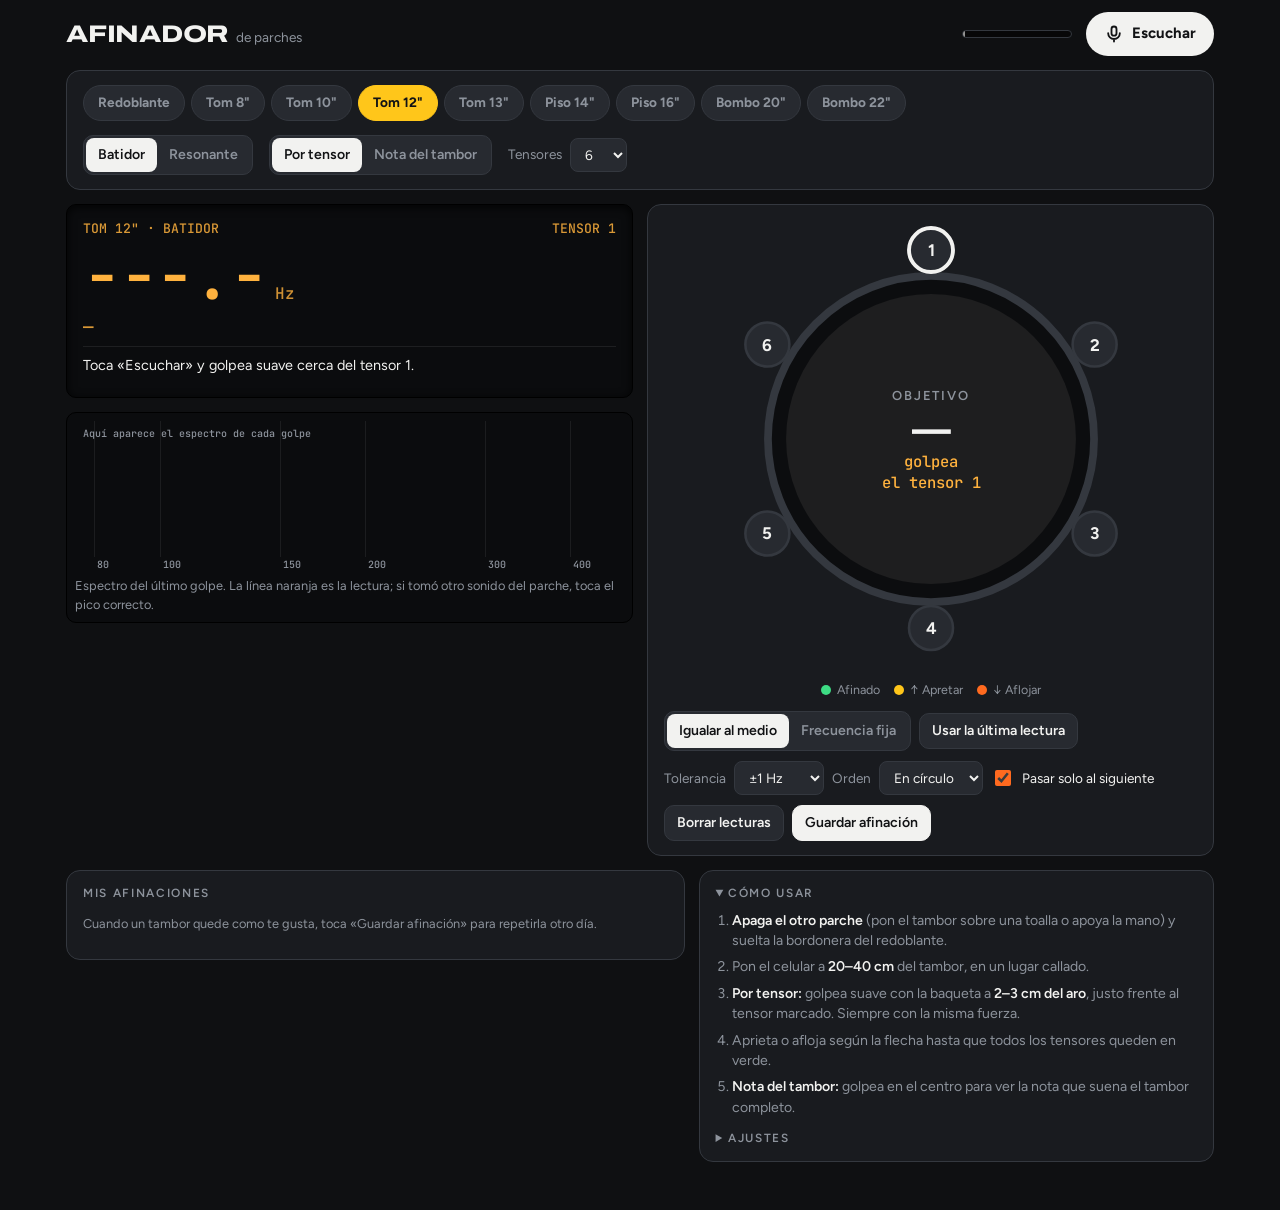
<file: docs/afinador/index.html>
<!doctype html>
<html lang="es">
<head>
<meta charset="utf-8">
<meta name="viewport" content="width=device-width,initial-scale=1,viewport-fit=cover">
<meta name="theme-color" content="#0f1012">
<meta name="description" content="Afinador de parches de batería: iguala los tensores y mide la nota de cada tambor.">
<meta name="apple-mobile-web-app-capable" content="yes">
<meta name="mobile-web-app-capable" content="yes">
<meta name="apple-mobile-web-app-status-bar-style" content="black-translucent">
<meta name="apple-mobile-web-app-title" content="Afinador">
<link rel="manifest" href="manifest.webmanifest">
<link rel="icon" href="icons/icon-192.png">
<link rel="apple-touch-icon" href="icons/apple-touch-icon.png">
<style>:root{padding-top:env(safe-area-inset-top,0px);padding-bottom:env(safe-area-inset-bottom,0px)}body{margin:0}[hidden]{display:none!important}</style>
<title>Afinador de Parches</title>
<link rel="stylesheet" href="fonts/fonts.css">
<style>
/* Layout: arriba el tambor elegido; en el centro la pantalla con la lectura y el dibujo del tambor con sus tensores; abajo afinaciones guardadas y ajustes. Tema oscuro como el Lanzador de Loops. */
:root {
  --bg: #0f1012;
  --body: #191b1f;
  --pad: #272a30;
  --line: #34383f;
  --fg: #f2f2f0;
  --muted: #8d939c;
  --lcd: #ffb23e;
  --lcd-bg: #0b0c0e;
  --orange: #ff6a1f;
  --yellow: #ffc61a;
  --ok: #3ddc84;          /* tensor afinado */
  --subir: #ffc61a;       /* apretar */
  --bajar: #ff6a1f;       /* aflojar */
  --danger: #ff4d3d;
  --on: #121315;
  --display: "Archivo", "Arial Narrow", system-ui, sans-serif;
  --sans: "Figtree", "Segoe UI", system-ui, sans-serif;
  --mono: "JetBrains Mono", ui-monospace, Menlo, monospace;
  color-scheme: dark;
}
* { box-sizing: border-box; }
html, body { background: var(--bg); color: var(--fg); }
body { font-family: var(--sans); font-size: 15px; line-height: 1.45; }
.wrap { max-width: 1180px; margin: 0 auto; padding-inline: 16px; padding-block: 12px 48px; display: grid; gap: 14px; }
button, input, select { font: inherit; color: inherit; }
button { cursor: pointer; }
:focus-visible { outline: 2px solid var(--fg); outline-offset: 2px; }
.hint { color: var(--muted); font-size: .8rem; margin: 0; }

/* Barra superior */
.top { display: flex; align-items: center; gap: 14px; }
.brand { display: flex; align-items: baseline; gap: 8px; flex: 1; min-width: 0; }
.brand h1 { font-family: var(--display); font-weight: 800; font-stretch: 125%; text-transform: uppercase; font-size: 1.5rem; margin: 0; letter-spacing: -.01em; }
.brand span { color: var(--muted); font-size: .85rem; }
.meter { width: 110px; height: 8px; border-radius: 4px; background: #0008; border: 1px solid var(--line); position: relative; overflow: hidden; }
.meter i { position: absolute; inset: 0 auto 0 0; width: 0; background: var(--ok); }
.meter b { position: absolute; top: 0; bottom: 0; width: 2px; background: var(--fg); opacity: .6; }
.mic { display: inline-flex; align-items: center; gap: 8px; border: 0; border-radius: 999px; background: var(--fg); color: var(--on); font-weight: 700; padding: 10px 18px; min-height: 44px; }
.mic svg { width: 20px; height: 20px; }
.mic.on { background: var(--orange); }
.mic.on svg { animation: oir 1.2s ease-in-out infinite; }
@keyframes oir { 50% { transform: scale(1.15); } }
@media (prefers-reduced-motion: reduce) { .mic.on svg { animation: none; } }

/* Elegir tambor */
.panel { background: var(--body); border: 1px solid var(--line); border-radius: 14px; padding: 14px 16px; display: grid; gap: 12px; min-width: 0; }
.panel h2 { font-size: .74rem; text-transform: uppercase; letter-spacing: .14em; color: var(--muted); margin: 0; font-weight: 600; }
.chips { display: flex; gap: 6px; overflow-x: auto; padding-bottom: 2px; scrollbar-width: none; }
.chips::-webkit-scrollbar { display: none; }
.chip { flex: none; background: var(--pad); border: 1px solid var(--line); border-radius: 999px; padding: 5px 14px; font-weight: 700; font-size: .85rem; color: var(--muted); min-height: 36px; }
.chip[aria-checked="true"] { background: var(--yellow); border-color: var(--yellow); color: var(--on); }
.opts { display: flex; gap: 10px 16px; flex-wrap: wrap; align-items: center; }
.seg { display: inline-flex; background: var(--pad); border: 1px solid var(--line); border-radius: 10px; padding: 2px; }
.seg button { background: none; border: 0; border-radius: 8px; padding: 6px 12px; font-weight: 600; font-size: .88rem; color: var(--muted); min-height: 34px; }
.seg button[aria-pressed="true"] { background: var(--fg); color: var(--on); }
.inline { display: inline-flex; align-items: center; gap: 8px; font-size: .85rem; color: var(--muted); }
select, input[type=number], input[type=text] { background: var(--pad); border: 1px solid var(--line); border-radius: 8px; padding: 6px 10px; color: var(--fg); min-height: 34px; }
input[type=number] { width: 92px; }
input[type=range] { width: 100%; accent-color: var(--orange); }
.btn { background: var(--pad); border: 1px solid var(--line); border-radius: 10px; padding: 6px 12px; font-weight: 600; min-height: 36px; font-size: .88rem; }
.btn:hover { border-color: var(--muted); }
.btn:active { transform: translateY(1px); }
.btn.lit { background: var(--fg); color: var(--on); border-color: var(--fg); }
.check { display: flex; align-items: center; gap: 8px; font-size: .85rem; }
.check input { accent-color: var(--orange); width: 16px; height: 16px; flex: none; }

/* Zona principal */
.main { display: grid; grid-template-columns: minmax(0, 1fr) minmax(0, 1fr); grid-template-areas: "lcd drum" "spec drum"; grid-template-rows: auto 1fr; gap: 14px; align-items: start; }
.main .lcd { grid-area: lcd; } .main .spec { grid-area: spec; } .main .drumcol { grid-area: drum; }
.lcd { background: var(--lcd-bg); border: 1px solid #000; border-radius: 10px; padding: 14px 16px; font-family: var(--mono); color: var(--lcd); box-shadow: inset 0 2px 10px #000c; display: grid; gap: 6px; }
.lcd .row { display: flex; justify-content: space-between; gap: 8px; font-size: .82rem; opacity: .85; text-transform: uppercase; }
.lcd .hz { display: flex; align-items: baseline; gap: 8px; }
.lcd .hz span { font-size: clamp(2.6rem, 11vw, 4rem); line-height: 1; font-variant-numeric: tabular-nums; letter-spacing: -.02em; }
.lcd .hz small { font-size: 1rem; opacity: .8; }
.lcd .nota { font-size: 1.1rem; }
.lcd .msg { min-height: 2.6em; color: var(--fg); font-family: var(--sans); font-size: .9rem; border-top: 1px solid #ffffff14; padding-top: 8px; }
.lcd .msg.mal { color: var(--danger); }
.lcd .msg.bien { color: var(--ok); }
.spec { background: var(--lcd-bg); border: 1px solid #000; border-radius: 10px; padding: 8px; display: grid; gap: 6px; }
.spec canvas { width: 100%; height: 150px; display: block; cursor: crosshair; touch-action: manipulation; }

.drum { position: relative; }
.drum svg { width: 100%; max-width: 440px; display: block; margin: 0 auto; touch-action: manipulation; user-select: none; -webkit-user-select: none; }
.lug { cursor: pointer; }
.lug circle.b { fill: var(--pad); stroke: var(--line); stroke-width: 2; }
.lug text { fill: var(--fg); font: 700 13px var(--sans); text-anchor: middle; dominant-baseline: central; pointer-events: none; }
.lug.sel circle.b { stroke: var(--fg); stroke-width: 3; }
.lug.sel circle.halo { fill: none; stroke: var(--fg); stroke-width: 2; opacity: .5; animation: halo 1.4s ease-out infinite; transform-box: fill-box; transform-origin: center; }
@keyframes halo { from { transform: scale(1); opacity: .6; } to { transform: scale(1.7); opacity: 0; } }
@media (prefers-reduced-motion: reduce) { .lug.sel circle.halo { animation: none; opacity: .4; } }
.lug.ok circle.b { fill: var(--ok); stroke: var(--ok); } .lug.ok text { fill: var(--on); }
.lug.subir circle.b { fill: var(--subir); stroke: var(--subir); } .lug.subir text { fill: var(--on); }
.lug.bajar circle.b { fill: var(--bajar); stroke: var(--bajar); } .lug.bajar text { fill: var(--on); }
.lugv { font: 600 12px var(--mono); text-anchor: middle; dominant-baseline: central; fill: var(--muted); pointer-events: none; }
.lugv.ok { fill: var(--ok); } .lugv.subir { fill: var(--subir); } .lugv.bajar { fill: var(--bajar); }
.cen1 { font: 600 10px var(--sans); letter-spacing: .14em; fill: var(--muted); text-anchor: middle; }
.cen2 { font: 800 30px var(--display); fill: var(--fg); text-anchor: middle; }
.cen3 { font: 500 12px var(--mono); fill: var(--lcd); text-anchor: middle; }
.resumen { margin: 0 0 6px; text-align: center; font-size: .85rem; font-weight: 600; color: var(--fg); min-height: 1.2em; }
.leyenda { display: flex; gap: 14px; flex-wrap: wrap; justify-content: center; font-size: .78rem; color: var(--muted); }
.leyenda i { display: inline-block; width: 10px; height: 10px; border-radius: 50%; margin-right: 6px; vertical-align: -1px; }

.centro { display: grid; gap: 10px; justify-items: center; padding: 18px 8px; }
.centro .big { font-family: var(--display); font-weight: 800; font-stretch: 112%; font-size: clamp(3rem, 14vw, 5rem); line-height: 1; }
.gauge { width: 100%; max-width: 380px; height: 44px; position: relative; border-radius: 8px; background: linear-gradient(90deg, var(--bajar) 0 10%, var(--pad) 10% 45%, color-mix(in srgb, var(--ok) 45%, var(--pad)) 45% 55%, var(--pad) 55% 90%, var(--bajar) 90%); border: 1px solid var(--line); }
.gauge::after { content: ""; position: absolute; left: 50%; top: 4px; bottom: 4px; width: 2px; background: var(--fg); opacity: .35; }
.gauge i { position: absolute; top: -4px; bottom: -4px; width: 4px; margin-left: -2px; left: 50%; border-radius: 2px; background: var(--fg); box-shadow: 0 0 10px #000; transition: left .2s; }
.gauge-lbl { width: 100%; max-width: 380px; display: flex; justify-content: space-between; font-size: .75rem; color: var(--muted); font-family: var(--mono); }
.hist { font-family: var(--mono); font-size: .85rem; color: var(--muted); text-align: center; }

.tgt { display: grid; gap: 10px; }
.tgt .row-btns { display: flex; gap: 8px; flex-wrap: wrap; align-items: center; }

/* Abajo */
.lower { display: grid; grid-template-columns: minmax(0, 1.2fr) minmax(0, 1fr); gap: 14px; align-items: start; }
.saved { display: grid; gap: 4px; }
.saved-row { display: grid; grid-template-columns: minmax(0, 1fr) auto; gap: 8px; align-items: center; padding: 8px 0; border-bottom: 1px solid #ffffff0d; }
.saved-row .n { font-weight: 600; font-size: .92rem; }
.saved-row .s { font-size: .8rem; color: var(--muted); font-family: var(--mono); }
.saved-row .acc { display: flex; gap: 6px; }
.intervalos { font-size: .82rem; color: var(--muted); display: grid; gap: 2px; }
.intervalos b { color: var(--fg); font-weight: 600; }
.field { display: grid; gap: 4px; font-size: .78rem; color: var(--muted); }
.field output { color: var(--fg); }
.fields { display: grid; grid-template-columns: 1fr 1fr; gap: 10px; }
details summary { cursor: pointer; font-size: .74rem; text-transform: uppercase; letter-spacing: .14em; color: var(--muted); font-weight: 600; }
details[open] summary { margin-bottom: 8px; }
ol.pasos { margin: 0; padding-left: 1.2em; display: grid; gap: 6px; font-size: .88rem; color: var(--muted); }
ol.pasos b { color: var(--fg); font-weight: 600; }

@media (max-width: 820px) {
  .main, .lower { grid-template-columns: minmax(0, 1fr); }
  .main { grid-template-areas: "lcd" "drum" "spec"; grid-template-rows: none; }
  .lcd .hz span { font-size: 2.6rem; }
  .lcd .msg { min-height: 0; }
}
@media (max-width: 480px) {
  .brand span { display: none; }
  .meter { width: 60px; }
  .mic { padding: 10px 14px; }
}
</style>
</head>
<body>
<div class="wrap">
  <header class="top">
    <div class="brand"><h1>Afinador</h1><span>de parches</span></div>
    <div class="meter" title="Nivel del micrófono" aria-hidden="true"><i id="nivel"></i><b id="umbral"></b></div>
    <button id="escuchar" class="mic" type="button">
      <svg viewBox="0 0 24 24" fill="none" stroke="currentColor" stroke-width="2.2" stroke-linecap="round" aria-hidden="true"><rect x="9" y="3" width="6" height="11" rx="3"/><path d="M5 11a7 7 0 0 0 14 0M12 18v3"/></svg>
      <span>Escuchar</span>
    </button>
  </header>

  <section class="panel" aria-label="Tambor">
    <div class="chips" id="tambores" role="radiogroup" aria-label="Tambor"></div>
    <div class="opts">
      <div class="seg" id="parche" role="group" aria-label="Parche">
        <button type="button" data-v="batidor">Batidor</button><button type="button" data-v="resonante">Resonante</button>
      </div>
      <div class="seg" id="modo" role="group" aria-label="Qué medir">
        <button type="button" data-v="tensor">Por tensor</button><button type="button" data-v="centro">Nota del tambor</button>
      </div>
      <label class="inline" id="ntens-box">Tensores
        <select id="ntens"><option>4</option><option>5</option><option>6</option><option>8</option><option>10</option><option>12</option></select>
      </label>
    </div>
  </section>

  <div class="main">
      <div class="lcd" aria-live="polite">
        <div class="row"><span id="lcd-tambor"></span><span id="lcd-donde"></span></div>
        <div class="hz"><span id="hz">---.-</span><small>Hz</small></div>
        <div class="row nota"><span id="nota">—</span><span id="clar"></span></div>
        <div class="msg" id="msg"></div>
      </div>
      <div class="spec">
        <canvas id="espectro" aria-label="Espectro del último golpe"></canvas>
        <p class="hint">Espectro del último golpe. La línea naranja es la lectura; si tomó otro sonido del parche, toca el pico correcto.</p>
      </div>

      <section class="panel drumcol" aria-label="Tambor y tensores">
        <div id="vista-tensor" class="drum">
          <svg id="tambor" viewBox="0 0 340 340" role="group" aria-label="Tensores del tambor"></svg>
          <p class="resumen" id="resumen"></p>
          <div class="leyenda"><span><i style="background:var(--ok)"></i>Afinado</span><span><i style="background:var(--subir)"></i>↑ Apretar</span><span><i style="background:var(--bajar)"></i>↓ Aflojar</span></div>
        </div>
        <div id="vista-centro" class="centro" hidden>
          <div class="big" id="c-nota">—</div>
          <div class="gauge" aria-hidden="true"><i id="c-aguja"></i></div>
          <div class="gauge-lbl"><span>−50¢</span><span>en la nota</span><span>+50¢</span></div>
          <div class="hist" id="c-hist"></div>
          <p class="hint" style="text-align:center">Golpea en el centro del parche. Varios golpes seguidos deben dar casi lo mismo.</p>
        </div>
        <div class="tgt">
          <div class="row-btns">
            <div class="seg" id="obj-tipo" role="group" aria-label="Objetivo">
              <button type="button" data-v="medio">Igualar al medio</button><button type="button" data-v="fijo">Frecuencia fija</button>
            </div>
            <label class="inline" id="obj-box"><input type="number" id="obj-hz" min="20" max="2000" step="0.1" inputmode="decimal" aria-label="Frecuencia objetivo en Hz"> Hz</label>
            <button class="btn" type="button" id="obj-usar">Usar la última lectura</button>
          </div>
          <div class="row-btns" id="tensor-opts">
            <label class="inline">Tolerancia
              <select id="tol"><option value="0.5">±0,5 Hz</option><option value="1">±1 Hz</option><option value="2">±2 Hz</option></select>
            </label>
            <label class="inline">Orden
              <select id="orden"><option value="circulo">En círculo</option><option value="estrella">En estrella</option></select>
            </label>
            <label class="check"><input type="checkbox" id="avanzar"> Pasar solo al siguiente</label>
          </div>
          <div class="row-btns">
            <button class="btn" type="button" id="borrar">Borrar lecturas</button>
            <button class="btn lit" type="button" id="guardar">Guardar afinación</button>
          </div>
        </div>
      </section>
  </div>

  <div class="lower">
    <section class="panel">
      <h2>Mis afinaciones</h2>
      <div class="saved" id="guardadas"></div>
      <div class="intervalos" id="intervalos"></div>
    </section>
    <section class="panel">
      <details open>
        <summary>Cómo usar</summary>
        <ol class="pasos">
          <li><b>Apaga el otro parche</b> (pon el tambor sobre una toalla o apoya la mano) y suelta la bordonera del redoblante.</li>
          <li>Pon el celular a <b>20–40 cm</b> del tambor, en un lugar callado.</li>
          <li><b>Por tensor:</b> golpea suave con la baqueta a <b>2–3 cm del aro</b>, justo frente al tensor marcado. Siempre con la misma fuerza.</li>
          <li>Aprieta o afloja según la flecha hasta que todos los tensores queden en verde.</li>
          <li><b>Nota del tambor:</b> golpea en el centro para ver la nota que suena el tambor completo.</li>
        </ol>
      </details>
      <details>
        <summary>Ajustes</summary>
        <div class="fields">
          <label class="field">Sensibilidad <output id="sens-v"></output>
            <input type="range" id="sens" min="0" max="1" step="0.05">
          </label>
          <label class="field">La de referencia (Hz)
            <input type="number" id="la" min="415" max="466" step="1">
          </label>
          <label class="field">Buscar desde (Hz)
            <input type="number" id="rmin" min="20" max="2000" step="1">
          </label>
          <label class="field">Buscar hasta (Hz)
            <input type="number" id="rmax" min="30" max="4000" step="1">
          </label>
        </div>
        <p class="hint" style="margin-top:8px">El rango cambia según el tambor y el modo. <button class="btn" type="button" id="rango-def" style="min-height:28px;padding:2px 10px">Restablecer rango</button></p>
      </details>
    </section>
  </div>
</div>

<script src="analisis.js"></script>
<script>
'use strict';
const A = window.Afinador;
const $ = s => document.querySelector(s);

// Rangos de búsqueda (Hz) del golpe en el tensor y del golpe en el centro, y tensores más comunes
const TAMBORES = [
  { id: 'red14', nombre: 'Redoblante 14"', corto: 'Redoblante', tensores: 10, tensor: [150, 750], centro: [110, 450] },
  { id: 't8', nombre: 'Tom 8"', tensores: 6, tensor: [120, 650], centro: [90, 420] },
  { id: 't10', nombre: 'Tom 10"', tensores: 6, tensor: [90, 550], centro: [70, 360] },
  { id: 't12', nombre: 'Tom 12"', tensores: 6, tensor: [75, 480], centro: [60, 300] },
  { id: 't13', nombre: 'Tom 13"', tensores: 6, tensor: [70, 420], centro: [55, 270] },
  { id: 't14', nombre: 'Tom de piso 14"', corto: 'Piso 14"', tensores: 8, tensor: [60, 360], centro: [45, 230] },
  { id: 't16', nombre: 'Tom de piso 16"', corto: 'Piso 16"', tensores: 8, tensor: [50, 320], centro: [40, 200] },
  { id: 'b20', nombre: 'Bombo 20"', tensores: 8, tensor: [40, 220], centro: [32, 130], captura: 0.8 },
  { id: 'b22', nombre: 'Bombo 22"', tensores: 10, tensor: [36, 200], centro: [28, 120], captura: 0.8 },
];

// ---------- Estado (se guarda en el dispositivo) ----------
const guardarLS = (k, v) => { try { localStorage.setItem(k, JSON.stringify(v)); } catch {} };
const cargarLS = (k, d) => { try { return JSON.parse(localStorage.getItem(k)) ?? d; } catch { return d; } };
const est = Object.assign({
  tambor: 't12', parche: 'batidor', modo: 'tensor', sel: 0,
  tensores: {}, lecturas: {}, golpesCentro: {}, objetivo: {},
  tol: 1, orden: 'circulo', avanzar: true, sensib: 0.5, la: 440, rangos: {},
}, cargarLS('afinador-estado', {}));
let guardadas = cargarLS('afinador-guardadas', []);
const persistir = () => guardarLS('afinador-estado', est);

const tam = () => TAMBORES.find(t => t.id === est.tambor) || TAMBORES[3];
const nTens = () => est.tensores[est.tambor] || tam().tensores;
const clave = () => `${est.tambor}|${est.parche}`;
const rango = () => est.rangos[`${est.tambor}|${est.modo}`] || tam()[est.modo];
function lecturas() {
  let l = est.lecturas[clave()];
  if (!Array.isArray(l) || l.length !== nTens()) l = est.lecturas[clave()] = Array(nTens()).fill(null);
  return l;
}
const golpesCentro = () => (est.golpesCentro[clave()] ||= []);
function mediana(v) {
  const s = v.filter(x => x != null).sort((a, b) => a - b);
  if (!s.length) return null;
  const m = s.length >> 1;
  return s.length % 2 ? s[m] : (s[m - 1] + s[m]) / 2;
}
function objetivo() {
  const o = est.objetivo[clave()];
  if (o != null) return o;
  return est.modo === 'tensor' ? mediana(lecturas()) : null;
}
// Orden de golpes: alrededor, o en estrella (pares opuestos), que es como se aprietan los tensores
function orden() {
  const n = nTens(), idx = [...Array(n).keys()];
  if (est.orden !== 'estrella' || n % 2) return idx;
  const m = n / 2, inicios = [...idx.slice(0, m).filter(i => i % 2 === 0), ...idx.slice(0, m).filter(i => i % 2)];
  return inicios.flatMap(i => [i, i + m]);
}
const siguiente = i => { const o = orden(); return o[(o.indexOf(i) + 1) % o.length]; };

const fmt = f => f == null ? '---.-' : f.toFixed(1).replace('.', ',');
const fmtD = d => (Math.abs(d) < 0.05 ? '0,0' : Math.abs(d).toFixed(1).replace('.', ','));
function txtNota(f) {
  const n = A.nota(f, est.la);
  return `${n.nombre}${n.octava} ${n.cents >= 0 ? '+' : '−'}${Math.abs(n.cents)}¢`;
}
function estadoTensor(f, obj) {
  if (f == null || obj == null) return '';
  const d = Math.round((f - obj) * 10) / 10;  // se compara lo mismo que se ve en pantalla
  return Math.abs(d) <= est.tol ? 'ok' : d < 0 ? 'subir' : 'bajar';
}

// ---------- Pantalla ----------
let ultimo = null;  // { res, f, lug, clave, rango }
function msg(t, tipo = '') { const m = $('#msg'); m.textContent = t; m.className = 'msg ' + tipo; }

function render() {
  const t = tam(), modoT = est.modo === 'tensor';
  // Selectores
  $('#tambores').innerHTML = TAMBORES.map(x => `<button type="button" class="chip" role="radio" aria-checked="${x.id === est.tambor}" data-id="${x.id}">${x.corto || x.nombre}</button>`).join('');
  for (const [g, v] of [['#parche', est.parche], ['#modo', est.modo], ['#obj-tipo', est.objetivo[clave()] != null ? 'fijo' : 'medio']])
    for (const b of document.querySelectorAll(g + ' button')) b.setAttribute('aria-pressed', b.dataset.v === v);
  $('#ntens').value = nTens();
  $('#ntens-box').hidden = !modoT;
  $('#tensor-opts').hidden = !modoT;
  $('#vista-tensor').hidden = !modoT;
  $('#vista-centro').hidden = modoT;
  $('#tol').value = est.tol; $('#orden').value = est.orden; $('#avanzar').checked = est.avanzar;
  const obj = objetivo(), fijo = est.objetivo[clave()] != null;
  $('#obj-box').hidden = !fijo;
  if (fijo && document.activeElement !== $('#obj-hz')) $('#obj-hz').value = obj.toFixed(1);
  if (est.sel >= nTens()) est.sel = 0;

  $('#lcd-tambor').textContent = `${t.nombre} · ${est.parche}`;
  // Lectura principal: la del último golpe, o la del tensor elegido
  let f = null, lug = est.sel;
  if (ultimo && ultimo.clave === clave() && ultimo.modo === est.modo) { f = ultimo.f; lug = ultimo.lug; }
  else if (modoT) f = lecturas()[est.sel];
  else f = golpesCentro().at(-1) ?? null;
  $('#lcd-donde').textContent = modoT ? `Tensor ${lug + 1}` : 'Centro';
  $('#hz').textContent = fmt(f);
  $('#nota').textContent = f ? txtNota(f) : '—';
  $('#clar').textContent = ultimo && ultimo.clave === clave() && ultimo.res ? `claridad ${Math.round(ultimo.res.claridad)} dB` : '';

  if (modoT) dibujarTambor(obj); else dibujarCentro(obj);
  dibujarEspectro();
  renderGuardadas();
  $('#sens').value = est.sensib; $('#sens-v').textContent = Math.round(est.sensib * 100) + ' %';
  $('#la').value = est.la;
  const r = rango(); $('#rmin').value = r[0]; $('#rmax').value = r[1];
  persistir();
}

function dibujarTambor(obj) {
  const n = nTens(), l = lecturas(), C = 170, R = 112, RL = 146, RV = 90;
  let s = `<circle cx="${C}" cy="${C}" r="${R + 14}" fill="#0c0d0f" stroke="var(--line)" stroke-width="6"/>
    <circle cx="${C}" cy="${C}" r="${R}" fill="#e9e4d8" opacity=".08"/>`;
  for (let i = 0; i < n; i++) {
    const a = -Math.PI / 2 + 2 * Math.PI * i / n, x = C + RL * Math.cos(a), y = C + RL * Math.sin(a);
    const vx = C + RV * Math.cos(a), vy = C + RV * Math.sin(a), e = estadoTensor(l[i], obj);
    const d = l[i] != null && obj != null ? l[i] - obj : null;
    const flecha = e === 'subir' ? '↑' : e === 'bajar' ? '↓' : e === 'ok' ? '✓' : '';
    const desc = l[i] == null ? 'sin lectura' : `${fmt(l[i])} Hz${e === 'ok' ? ', afinado' : e === 'subir' ? ', apretar' : e === 'bajar' ? ', aflojar' : ''}`;
    s += `<g class="lug ${e} ${i === est.sel ? 'sel' : ''}" data-i="${i}" role="button" tabindex="0" aria-label="Tensor ${i + 1}: ${desc}">
      ${i === est.sel ? `<circle class="halo" cx="${x}" cy="${y}" r="17"/>` : ''}
      <circle class="b" cx="${x}" cy="${y}" r="17"/><text x="${x}" y="${y}">${i + 1}</text></g>`;
    if (l[i] != null) {
      s += `<text class="lugv ${e}" x="${vx}" y="${vy - 7}">${fmt(l[i])}</text>`;
      if (d != null) s += `<text class="lugv ${e}" x="${vx}" y="${vy + 8}">${flecha}${e === 'ok' ? '' : ' ' + fmtD(d)}</text>`;
    }
  }
  const vals = l.filter(v => v != null);
  const dif = vals.length > 1 ? Math.max(...vals) - Math.min(...vals) : null;
  s += `<text class="cen1" x="${C}" y="${C - 30}">${est.objetivo[clave()] != null ? 'FIJO' : 'OBJETIVO'}</text>
    <text class="cen2" x="${C}" y="${C + 2}">${obj != null ? fmt(obj) : '—'}</text>
    <text class="cen3" x="${C}" y="${C + 22}">${obj != null ? 'Hz' : 'golpea'}</text>
    <text class="cen3" x="${C}" y="${C + 38}">${obj != null ? txtNota(obj) : 'el tensor 1'}</text>`;
  $('#tambor').innerHTML = s;
  const afinados = l.filter(v => estadoTensor(v, obj) === 'ok').length;
  $('#resumen').textContent = dif == null ? '' : `${afinados} de ${n} afinados · diferencia máxima ${fmtD(dif)} Hz`;
}

function dibujarCentro(obj) {
  const g = golpesCentro(), f = g.at(-1);
  if (!f) { $('#c-nota').textContent = '—'; $('#c-aguja').style.left = '50%'; $('#c-hist').textContent = ''; return; }
  const n = A.nota(f, est.la);
  $('#c-nota').textContent = `${n.nombre}${n.octava}`;
  $('#c-aguja').style.left = (50 + n.cents) + '%';
  let h = 'Últimos golpes: ' + g.slice(-5).map(fmt).join(' · ') + ' Hz';
  if (obj != null) {
    const d = f - obj;
    h += ` — objetivo ${fmt(obj)} Hz: ` + (estadoTensor(f, obj) === 'ok' ? 'en el objetivo' : d < 0 ? `apretar (${fmtD(d)} Hz abajo)` : `aflojar (${fmtD(d)} Hz arriba)`);
  }
  $('#c-hist').textContent = h;
}

// Espectro del último golpe, con escala logarítmica de frecuencia
const cv = $('#espectro');
function dibujarEspectro() {
  const dpr = window.devicePixelRatio || 1, W = cv.clientWidth, H = cv.clientHeight;
  if (cv.width !== Math.round(W * dpr)) { cv.width = Math.round(W * dpr); cv.height = Math.round(H * dpr); }
  const g = cv.getContext('2d');
  g.setTransform(dpr, 0, 0, dpr, 0, 0);
  g.clearRect(0, 0, W, H);
  const r = ultimo && ultimo.clave === clave() && ultimo.modo === est.modo ? ultimo : null;
  const [fmin, fmax] = r ? r.rango : rango();
  const X = f => W * Math.log(f / fmin) / Math.log(fmax / fmin);
  // Marcas de frecuencia
  g.font = '10px ' + getComputedStyle(document.body).getPropertyValue('--mono');
  g.fillStyle = '#8d939c'; g.strokeStyle = '#ffffff12'; g.lineWidth = 1;
  for (const f of [30, 40, 50, 60, 80, 100, 150, 200, 300, 400, 500, 700, 1000]) {
    if (f < fmin || f > fmax) continue;
    const x = Math.round(X(f)) + .5;
    g.beginPath(); g.moveTo(x, 0); g.lineTo(x, H - 14); g.stroke();
    g.fillText(f, x + 2, H - 3);
  }
  if (!r || !r.res || !r.res.espectro) {
    g.fillText(r ? 'Golpe sin sonido claro' : 'Aquí aparece el espectro de cada golpe', 8, 16);
    return;
  }
  const e = r.res.espectro, lo = r.res.fondo - 6, hi = r.res.tope + 3, Y = v => (H - 16) * (1 - (Math.max(lo, v) - lo) / (hi - lo));
  g.beginPath(); g.moveTo(0, H - 16);
  for (let j = 0; j < e.length; j++) g.lineTo(W * j / (e.length - 1), Y(e[j]));
  g.lineTo(W, H - 16); g.closePath();
  g.fillStyle = '#ffb23e22'; g.fill();
  g.strokeStyle = '#ffb23e'; g.lineWidth = 1.2; g.stroke();
  for (const p of r.res.picos) {
    g.fillStyle = '#f2f2f0'; g.beginPath(); g.arc(X(p.f), Y(p.db), 3, 0, 7); g.fill();
  }
  const x = X(r.f);
  g.strokeStyle = '#ff6a1f'; g.lineWidth = 2; g.beginPath(); g.moveTo(x, 0); g.lineTo(x, H - 16); g.stroke();
  g.fillStyle = '#ff6a1f'; g.font = '600 11px ' + getComputedStyle(document.body).getPropertyValue('--mono');
  const t = fmt(r.f) + ' Hz', tw = g.measureText(t).width;
  g.fillText(t, Math.min(x + 4, W - tw - 2), 12);
}

// Tocar otro pico del espectro cambia la lectura de ese golpe
cv.addEventListener('click', ev => {
  if (!ultimo || !ultimo.res || !ultimo.res.picos || ultimo.clave !== clave()) return;
  const W = cv.clientWidth, x = ev.offsetX, [fmin, fmax] = ultimo.rango;
  const X = f => W * Math.log(f / fmin) / Math.log(fmax / fmin);
  let mejor = null;
  for (const p of ultimo.res.picos) if (Math.abs(X(p.f) - x) < 24 && (!mejor || Math.abs(X(p.f) - x) < Math.abs(X(mejor.f) - x))) mejor = p;
  if (!mejor) return;
  ultimo.f = mejor.f;
  if (ultimo.modo === 'tensor') {
    const l = lecturas();
    // Si este cambio pone el tensor en otro modo que los demás, los demás ya no sirven de guía
    const otros = l.filter((v, i) => v != null && i !== ultimo.lug);
    if (otros.length && Math.abs(mejor.f / mediana(otros) - 1) > 0.15) {
      l.fill(null);
      msg(`Lectura cambiada a ${fmt(mejor.f)} Hz. Como es otro sonido del parche, se borraron los demás tensores: vuelve a golpearlos.`);
    } else msg(`Lectura del tensor ${ultimo.lug + 1} cambiada a ${fmt(mejor.f)} Hz.`);
    l[ultimo.lug] = mejor.f;
  } else {
    const g = golpesCentro(); g[g.length - 1] = mejor.f;
    msg(`Lectura cambiada a ${fmt(mejor.f)} Hz.`);
  }
  render();
});

// ---------- Micrófono ----------
let ctx = null, stream = null, det = null, nodo = null, wake = null, rafId = 0;
async function escuchar() {
  if (ctx) return detener();
  if (!navigator.mediaDevices || !navigator.mediaDevices.getUserMedia) {
    msg('Este navegador no deja usar el micrófono aquí. Abre la app desde su enlace https.', 'mal'); return;
  }
  try {
    stream = await navigator.mediaDevices.getUserMedia({ audio: { echoCancellation: false, noiseSuppression: false, autoGainControl: false } });
  } catch (e) {
    msg(e && e.name === 'NotAllowedError' ? 'Sin permiso para el micrófono. Actívalo en los ajustes del navegador para este sitio.' : 'No se pudo abrir el micrófono.', 'mal');
    return;
  }
  ctx = new (window.AudioContext || window.webkitAudioContext)();
  await ctx.resume();
  const fuente = ctx.createMediaStreamSource(stream), mudo = ctx.createGain();
  mudo.gain.value = 0; mudo.connect(ctx.destination);
  det = new A.Detector(ctx.sampleRate, { sensibilidad: est.sensib, captura: tam().captura || 0.5 });
  const recibir = datos => { for (const g of det.push(datos)) procesar(g); };
  try {
    const codigo = `class Captura extends AudioWorkletProcessor {
      constructor() { super(); this.b = new Float32Array(1024); this.n = 0; }
      process(ins) {
        const c = ins[0] && ins[0][0];
        if (c) for (let k = 0; k < c.length; k++) {
          this.b[this.n++] = c[k];
          if (this.n === 1024) { this.port.postMessage(this.b, [this.b.buffer]); this.b = new Float32Array(1024); this.n = 0; }
        }
        return true;
      }
    }
    registerProcessor('captura', Captura);`;
    const url = URL.createObjectURL(new Blob([codigo], { type: 'application/javascript' }));
    await ctx.audioWorklet.addModule(url);
    nodo = new AudioWorkletNode(ctx, 'captura', { numberOfInputs: 1, numberOfOutputs: 1, channelCount: 1, channelCountMode: 'explicit' });
    nodo.port.onmessage = e => recibir(e.data);
  } catch {
    // Navegadores viejos sin AudioWorklet
    nodo = ctx.createScriptProcessor(2048, 1, 1);
    nodo.onaudioprocess = e => recibir(new Float32Array(e.inputBuffer.getChannelData(0)));
  }
  fuente.connect(nodo); nodo.connect(mudo);
  try { wake = await navigator.wakeLock.request('screen'); } catch {}
  $('#escuchar').classList.add('on'); $('#escuchar span').textContent = 'Detener';
  msg(est.modo === 'tensor' ? `Escuchando. Golpea suave cerca del tensor ${est.sel + 1}.` : 'Escuchando. Golpea en el centro del parche.');
  const medidor = () => {
    const db = v => Math.max(0, Math.min(100, (20 * Math.log10(v + 1e-9) + 70) / 70 * 100));
    $('#nivel').style.width = db(det.nivel) + '%';
    $('#umbral').style.left = db(det.umbral()) + '%';
    rafId = requestAnimationFrame(medidor);
  };
  medidor();
}
function detener() {
  cancelAnimationFrame(rafId);
  if (stream) stream.getTracks().forEach(t => t.stop());
  if (ctx) ctx.close();
  if (wake) wake.release().catch(() => {});
  ctx = stream = det = nodo = wake = null;
  $('#nivel').style.width = '0';
  $('#escuchar').classList.remove('on'); $('#escuchar span').textContent = 'Escuchar';
  msg('Micrófono apagado.');
}
document.addEventListener('visibilitychange', async () => {
  if (document.visibilityState === 'visible' && ctx && !wake) try { wake = await navigator.wakeLock.request('screen'); } catch {}
  if (document.visibilityState === 'hidden') wake = null;
});

function procesar(golpe) {
  const r = rango(), modoT = est.modo === 'tensor';
  const l = lecturas();
  // Guía: lo que vienen marcando los otros tensores, para seguir siempre el mismo sonido del parche
  const guia = modoT ? (est.objetivo[clave()] ?? mediana(l.filter((v, i) => i !== est.sel))) : null;
  const res = A.analizar(golpe.muestras, ctx.sampleRate, { fmin: r[0], fmax: r[1], modo: est.modo, guia });
  ultimo = { res, f: res.f, lug: est.sel, clave: clave(), modo: est.modo, rango: r.slice() };
  if (res.error) {
    ultimo.f = null;
    msg('No se entendió el golpe. Repite, o apaga el otro parche y aleja ruidos.', 'mal');
    render(); return;
  }
  const fuerte = golpe.pico > 0.98 ? ' Golpe muy fuerte: el micrófono se saturó, golpea más suave o aleja el celular.' : '';
  if (modoT) {
    const i = est.sel;
    l[i] = res.f;
    const obj = objetivo(), e = estadoTensor(res.f, obj), d = obj != null ? res.f - obj : 0;
    const que = e === 'ok' ? 'afinado' : e === 'subir' ? `apretar (${fmtD(d)} Hz abajo)` : e === 'bajar' ? `aflojar (${fmtD(d)} Hz arriba)` : 'primera lectura';
    if (est.avanzar) est.sel = siguiente(i);
    msg(`Tensor ${i + 1}: ${que}.${est.avanzar ? ` Ahora el tensor ${est.sel + 1}.` : ''}${fuerte}`, e === 'ok' ? 'bien' : '');
  } else {
    const g = golpesCentro(); g.push(res.f); if (g.length > 8) g.shift();
    msg(`Nota del tambor: ${txtNota(res.f)}.${fuerte}`);
  }
  render();
}

// ---------- Controles ----------
$('#escuchar').addEventListener('click', escuchar);
$('#tambores').addEventListener('click', e => {
  const b = e.target.closest('.chip'); if (!b) return;
  est.tambor = b.dataset.id; est.sel = 0; ultimo = null;
  if (det) det.captura = tam().captura || 0.5;
  render();
});
$('#tambores').addEventListener('keydown', e => {
  if (!['ArrowRight', 'ArrowLeft'].includes(e.key)) return;
  const i = TAMBORES.findIndex(t => t.id === est.tambor) + (e.key === 'ArrowRight' ? 1 : -1);
  est.tambor = TAMBORES[(i + TAMBORES.length) % TAMBORES.length].id; est.sel = 0; ultimo = null; render();
  $('#tambores .chip[aria-checked="true"]').focus();
});
$('#parche').addEventListener('click', e => { const b = e.target.closest('button'); if (!b) return; est.parche = b.dataset.v; est.sel = 0; ultimo = null; render(); });
$('#modo').addEventListener('click', e => { const b = e.target.closest('button'); if (!b) return; est.modo = b.dataset.v; ultimo = null; render(); });
$('#ntens').addEventListener('change', e => { est.tensores[est.tambor] = +e.target.value; est.sel = 0; render(); });
$('#tambor').addEventListener('click', e => {
  const g = e.target.closest('.lug'); if (!g) return;
  est.sel = +g.dataset.i; ultimo = null;
  msg(`Golpea cerca del tensor ${est.sel + 1}.`); render();
});
$('#tambor').addEventListener('keydown', e => {
  const g = e.target.closest('.lug'); if (!g) return;
  if (e.key === 'Enter' || e.key === ' ') { e.preventDefault(); est.sel = +g.dataset.i; ultimo = null; render(); $(`.lug[data-i="${est.sel}"]`).focus(); }
});
$('#obj-tipo').addEventListener('click', e => {
  const b = e.target.closest('button'); if (!b) return;
  if (b.dataset.v === 'medio') delete est.objetivo[clave()];
  else if (est.objetivo[clave()] == null) {
    const base = objetivo() ?? (est.modo === 'centro' ? golpesCentro().at(-1) : null);
    est.objetivo[clave()] = base ?? Math.round(Math.sqrt(rango()[0] * rango()[1]));
  }
  render();
});
$('#obj-hz').addEventListener('change', e => {
  const v = parseFloat(String(e.target.value).replace(',', '.'));
  if (v > 0) est.objetivo[clave()] = v;
  render();
});
$('#obj-usar').addEventListener('click', () => {
  const f = est.modo === 'tensor' ? (ultimo && ultimo.clave === clave() && ultimo.f) || lecturas()[est.sel] : golpesCentro().at(-1);
  if (!f) { msg('Todavía no hay lectura para usar como objetivo.'); return; }
  est.objetivo[clave()] = Math.round(f * 10) / 10;
  msg(`Objetivo fijo en ${fmt(f)} Hz.`); render();
});
$('#tol').addEventListener('change', e => { est.tol = +e.target.value; render(); });
$('#orden').addEventListener('change', e => { est.orden = e.target.value; render(); });
$('#avanzar').addEventListener('change', e => { est.avanzar = e.target.checked; render(); });
$('#borrar').addEventListener('click', () => {
  if (est.modo === 'tensor') lecturas().fill(null); else est.golpesCentro[clave()] = [];
  est.sel = 0; ultimo = null; msg('Lecturas borradas.'); render();
});
$('#guardar').addEventListener('click', () => {
  const modoT = est.modo === 'tensor';
  const hz = modoT ? objetivo() : (est.objetivo[clave()] ?? mediana(golpesCentro().slice(-3)));
  if (hz == null) { msg('Golpea primero para tener algo que guardar.'); return; }
  const entrada = { id: Date.now(), tambor: est.tambor, parche: est.parche, modo: est.modo, hz: Math.round(hz * 10) / 10 };
  // Una sola afinación por tambor, parche y modo: la nueva reemplaza a la anterior
  guardadas = guardadas.filter(g => !(g.tambor === entrada.tambor && g.parche === entrada.parche && g.modo === entrada.modo));
  guardadas.push(entrada);
  guardarLS('afinador-guardadas', guardadas);
  msg(`Guardado: ${tam().nombre}, ${est.parche}, ${fmt(entrada.hz)} Hz.`, 'bien'); render();
});
$('#guardadas').addEventListener('click', e => {
  const b = e.target.closest('button'); if (!b) return;
  const g = guardadas.find(x => x.id === +b.dataset.id); if (!g) return;
  if (b.dataset.a === 'borrar') { guardadas = guardadas.filter(x => x !== g); guardarLS('afinador-guardadas', guardadas); }
  else {
    Object.assign(est, { tambor: g.tambor, parche: g.parche, modo: g.modo, sel: 0 });
    est.objetivo[clave()] = g.hz; ultimo = null;
    msg(`Objetivo: ${fmt(g.hz)} Hz. Golpea para comparar.`);
    window.scrollTo({ top: 0, behavior: 'smooth' });
  }
  render();
});
function renderGuardadas() {
  const nombre = id => (TAMBORES.find(t => t.id === id) || {}).nombre || id;
  const lista = guardadas.slice().sort((a, b) => TAMBORES.findIndex(t => t.id === a.tambor) - TAMBORES.findIndex(t => t.id === b.tambor) || a.parche.localeCompare(b.parche));
  $('#guardadas').innerHTML = lista.length ? lista.map(g => `<div class="saved-row">
      <div><div class="n">${nombre(g.tambor)} · ${g.parche}</div><div class="s">${g.modo === 'tensor' ? 'tensores' : 'nota'} · ${fmt(g.hz)} Hz · ${txtNota(g.hz)}</div></div>
      <div class="acc"><button class="btn" type="button" data-a="usar" data-id="${g.id}">Usar</button><button class="btn" type="button" data-a="borrar" data-id="${g.id}" aria-label="Borrar">✕</button></div>
    </div>`).join('') : '<p class="hint">Cuando un tambor quede como te gusta, toca «Guardar afinación» para repetirla otro día.</p>';
  // Intervalos entre tambores (con la nota del batidor)
  const notas = lista.filter(g => g.modo === 'centro' && g.parche === 'batidor').sort((a, b) => b.hz - a.hz);
  $('#intervalos').innerHTML = notas.length > 1 ? '<h2 style="margin-top:6px">Entre tambores</h2>' + notas.slice(1).map((g, i) =>
    `<div>${nombre(notas[i].tambor)} → ${nombre(g.tambor)}: <b>${A.intervalo(g.hz, notas[i].hz)}</b></div>`).join('') : '';
}

// Ajustes
$('#sens').addEventListener('input', e => { est.sensib = +e.target.value; if (det) det.sensibilidad = est.sensib; $('#sens-v').textContent = Math.round(est.sensib * 100) + ' %'; persistir(); });
$('#la').addEventListener('change', e => { const v = +e.target.value; if (v >= 415 && v <= 466) est.la = v; render(); });
for (const id of ['#rmin', '#rmax']) $(id).addEventListener('change', () => {
  const a = +$('#rmin').value, b = +$('#rmax').value;
  if (a >= 20 && b > a * 1.5) est.rangos[`${est.tambor}|${est.modo}`] = [a, b];
  render();
});
$('#rango-def').addEventListener('click', () => { delete est.rangos[`${est.tambor}|${est.modo}`]; render(); });
window.addEventListener('resize', dibujarEspectro);

if (!est.lecturas[clave()] || !lecturas().some(v => v != null)) msg('Toca «Escuchar» y golpea suave cerca del tensor 1.');
else msg('Toca «Escuchar» para seguir afinando.');
render();
</script>
<script>
if ('serviceWorker' in navigator && location.protocol.startsWith('http')) {
  window.addEventListener('load', () => navigator.serviceWorker.register('sw.js').catch(() => {}));
}
</script>
</body>
</html>
</file>
<file: fonts/fonts.css>
@font-face {
  font-family: 'Archivo';
  font-style: normal;
  font-weight: 700 800;
  font-stretch: 100% 125%;
  font-display: swap;
  src: url(Archivo-latin-ext.woff2) format('woff2');
  unicode-range: U+0100-02BA, U+02BD-02C5, U+02C7-02CC, U+02CE-02D7, U+02DD-02FF, U+0304, U+0308, U+0329, U+1D00-1DBF, U+1E00-1E9F, U+1EF2-1EFF, U+2020, U+20A0-20AB, U+20AD-20C4, U+2113, U+2C60-2C7F, U+A720-A7FF;
}
@font-face {
  font-family: 'Archivo';
  font-style: normal;
  font-weight: 700 800;
  font-stretch: 100% 125%;
  font-display: swap;
  src: url(Archivo-latin.woff2) format('woff2');
  unicode-range: U+0000-00FF, U+0131, U+0152-0153, U+02BB-02BC, U+02C6, U+02DA, U+02DC, U+0304, U+0308, U+0329, U+2000-206F, U+20AC, U+2122, U+2191, U+2193, U+2212, U+2215, U+FEFF, U+FFFD;
}
@font-face {
  font-family: 'Figtree';
  font-style: normal;
  font-weight: 400 700;
  font-display: swap;
  src: url(Figtree-latin-ext.woff2) format('woff2');
  unicode-range: U+0100-02BA, U+02BD-02C5, U+02C7-02CC, U+02CE-02D7, U+02DD-02FF, U+0304, U+0308, U+0329, U+1D00-1DBF, U+1E00-1E9F, U+1EF2-1EFF, U+2020, U+20A0-20AB, U+20AD-20C4, U+2113, U+2C60-2C7F, U+A720-A7FF;
}
@font-face {
  font-family: 'Figtree';
  font-style: normal;
  font-weight: 400 700;
  font-display: swap;
  src: url(Figtree-latin.woff2) format('woff2');
  unicode-range: U+0000-00FF, U+0131, U+0152-0153, U+02BB-02BC, U+02C6, U+02DA, U+02DC, U+0304, U+0308, U+0329, U+2000-206F, U+20AC, U+2122, U+2191, U+2193, U+2212, U+2215, U+FEFF, U+FFFD;
}
@font-face {
  font-family: 'JetBrains Mono';
  font-style: normal;
  font-weight: 500;
  font-display: swap;
  src: url(JetBrainsMono-latin-ext.woff2) format('woff2');
  unicode-range: U+0100-02BA, U+02BD-02C5, U+02C7-02CC, U+02CE-02D7, U+02DD-02FF, U+0304, U+0308, U+0329, U+1D00-1DBF, U+1E00-1E9F, U+1EF2-1EFF, U+2020, U+20A0-20AB, U+20AD-20C4, U+2113, U+2C60-2C7F, U+A720-A7FF;
}
@font-face {
  font-family: 'JetBrains Mono';
  font-style: normal;
  font-weight: 500;
  font-display: swap;
  src: url(JetBrainsMono-latin.woff2) format('woff2');
  unicode-range: U+0000-00FF, U+0131, U+0152-0153, U+02BB-02BC, U+02C6, U+02DA, U+02DC, U+0304, U+0308, U+0329, U+2000-206F, U+20AC, U+2122, U+2191, U+2193, U+2212, U+2215, U+FEFF, U+FFFD;
}
</file>
<file: docs/afinador/fonts/fonts.css>
@font-face {
  font-family: 'Archivo';
  font-style: normal;
  font-weight: 700 800;
  font-stretch: 100% 125%;
  font-display: swap;
  src: url(Archivo-latin-ext.woff2) format('woff2');
  unicode-range: U+0100-02BA, U+02BD-02C5, U+02C7-02CC, U+02CE-02D7, U+02DD-02FF, U+0304, U+0308, U+0329, U+1D00-1DBF, U+1E00-1E9F, U+1EF2-1EFF, U+2020, U+20A0-20AB, U+20AD-20C4, U+2113, U+2C60-2C7F, U+A720-A7FF;
}
@font-face {
  font-family: 'Archivo';
  font-style: normal;
  font-weight: 700 800;
  font-stretch: 100% 125%;
  font-display: swap;
  src: url(Archivo-latin.woff2) format('woff2');
  unicode-range: U+0000-00FF, U+0131, U+0152-0153, U+02BB-02BC, U+02C6, U+02DA, U+02DC, U+0304, U+0308, U+0329, U+2000-206F, U+20AC, U+2122, U+2191, U+2193, U+2212, U+2215, U+FEFF, U+FFFD;
}
@font-face {
  font-family: 'Figtree';
  font-style: normal;
  font-weight: 400 700;
  font-display: swap;
  src: url(Figtree-latin-ext.woff2) format('woff2');
  unicode-range: U+0100-02BA, U+02BD-02C5, U+02C7-02CC, U+02CE-02D7, U+02DD-02FF, U+0304, U+0308, U+0329, U+1D00-1DBF, U+1E00-1E9F, U+1EF2-1EFF, U+2020, U+20A0-20AB, U+20AD-20C4, U+2113, U+2C60-2C7F, U+A720-A7FF;
}
@font-face {
  font-family: 'Figtree';
  font-style: normal;
  font-weight: 400 700;
  font-display: swap;
  src: url(Figtree-latin.woff2) format('woff2');
  unicode-range: U+0000-00FF, U+0131, U+0152-0153, U+02BB-02BC, U+02C6, U+02DA, U+02DC, U+0304, U+0308, U+0329, U+2000-206F, U+20AC, U+2122, U+2191, U+2193, U+2212, U+2215, U+FEFF, U+FFFD;
}
@font-face {
  font-family: 'JetBrains Mono';
  font-style: normal;
  font-weight: 500;
  font-display: swap;
  src: url(JetBrainsMono-latin-ext.woff2) format('woff2');
  unicode-range: U+0100-02BA, U+02BD-02C5, U+02C7-02CC, U+02CE-02D7, U+02DD-02FF, U+0304, U+0308, U+0329, U+1D00-1DBF, U+1E00-1E9F, U+1EF2-1EFF, U+2020, U+20A0-20AB, U+20AD-20C4, U+2113, U+2C60-2C7F, U+A720-A7FF;
}
@font-face {
  font-family: 'JetBrains Mono';
  font-style: normal;
  font-weight: 500;
  font-display: swap;
  src: url(JetBrainsMono-latin.woff2) format('woff2');
  unicode-range: U+0000-00FF, U+0131, U+0152-0153, U+02BB-02BC, U+02C6, U+02DA, U+02DC, U+0304, U+0308, U+0329, U+2000-206F, U+20AC, U+2122, U+2191, U+2193, U+2212, U+2215, U+FEFF, U+FFFD;
}
</file>
